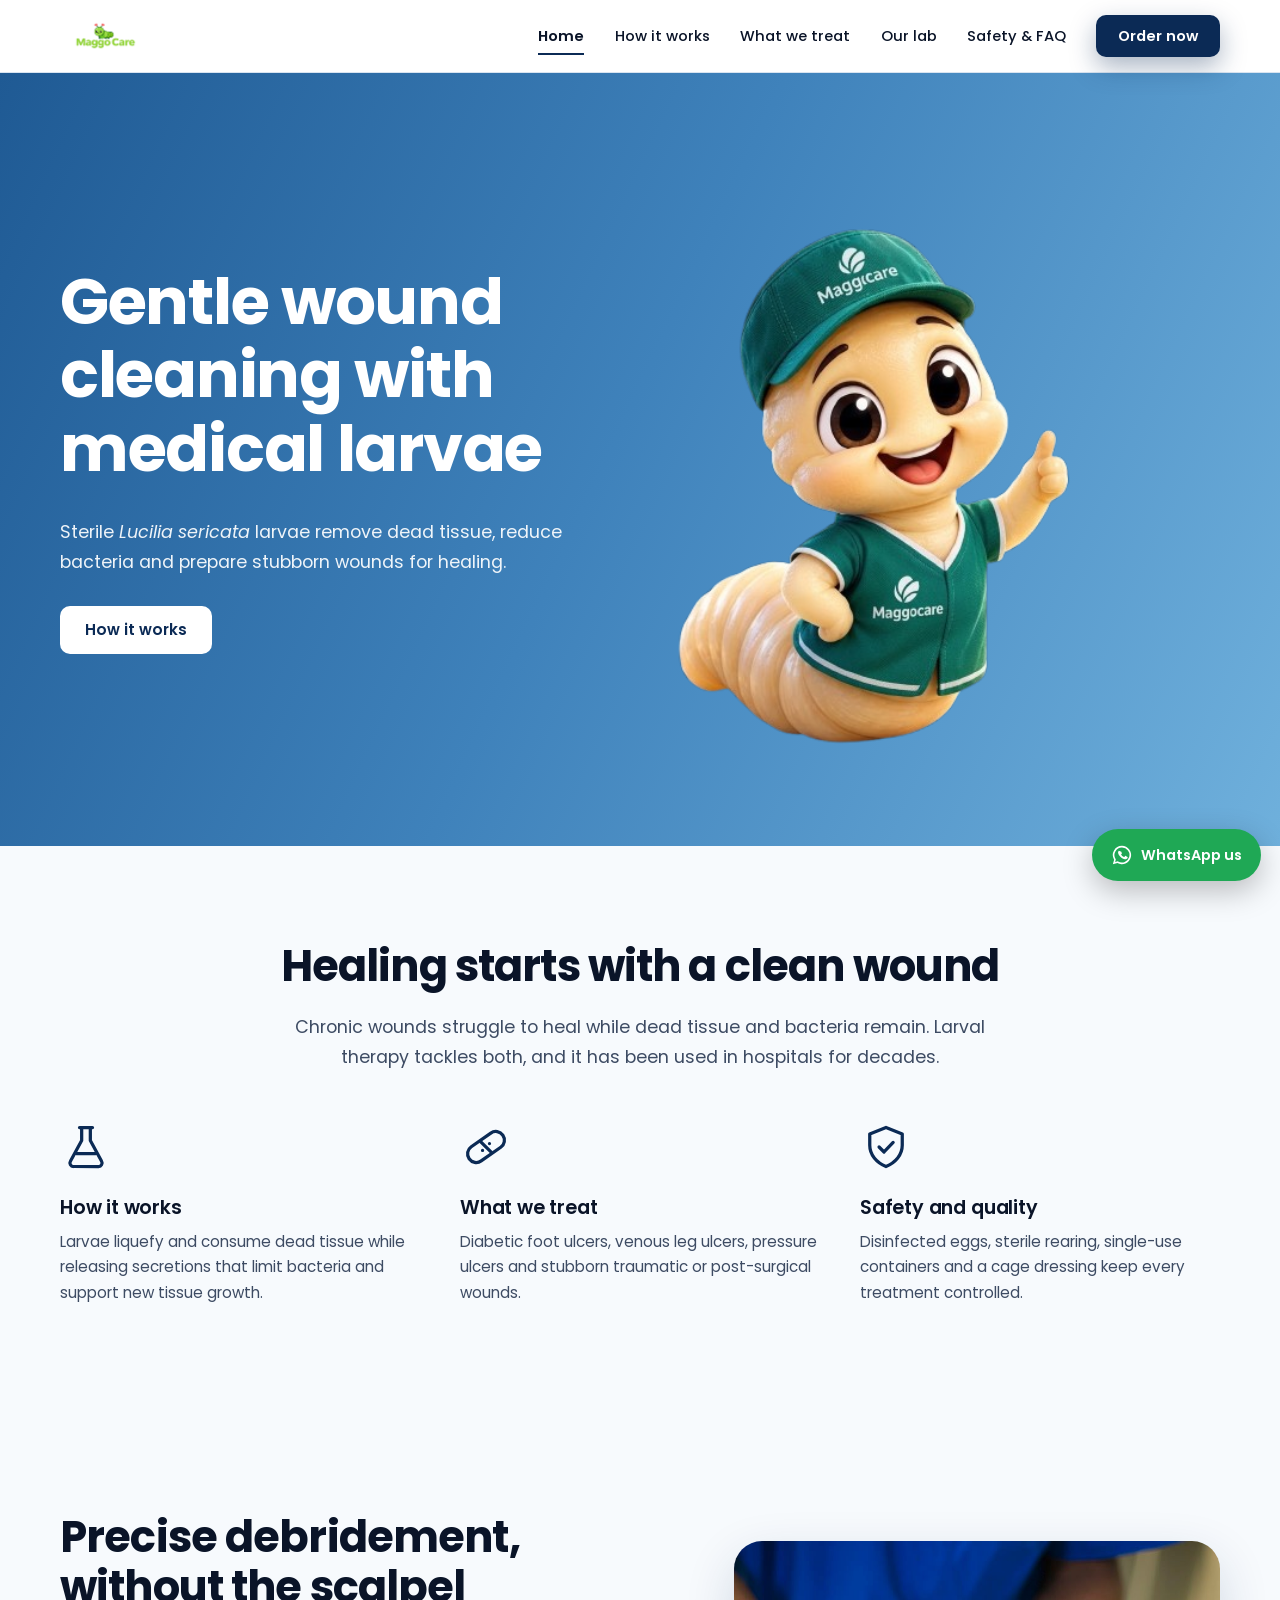
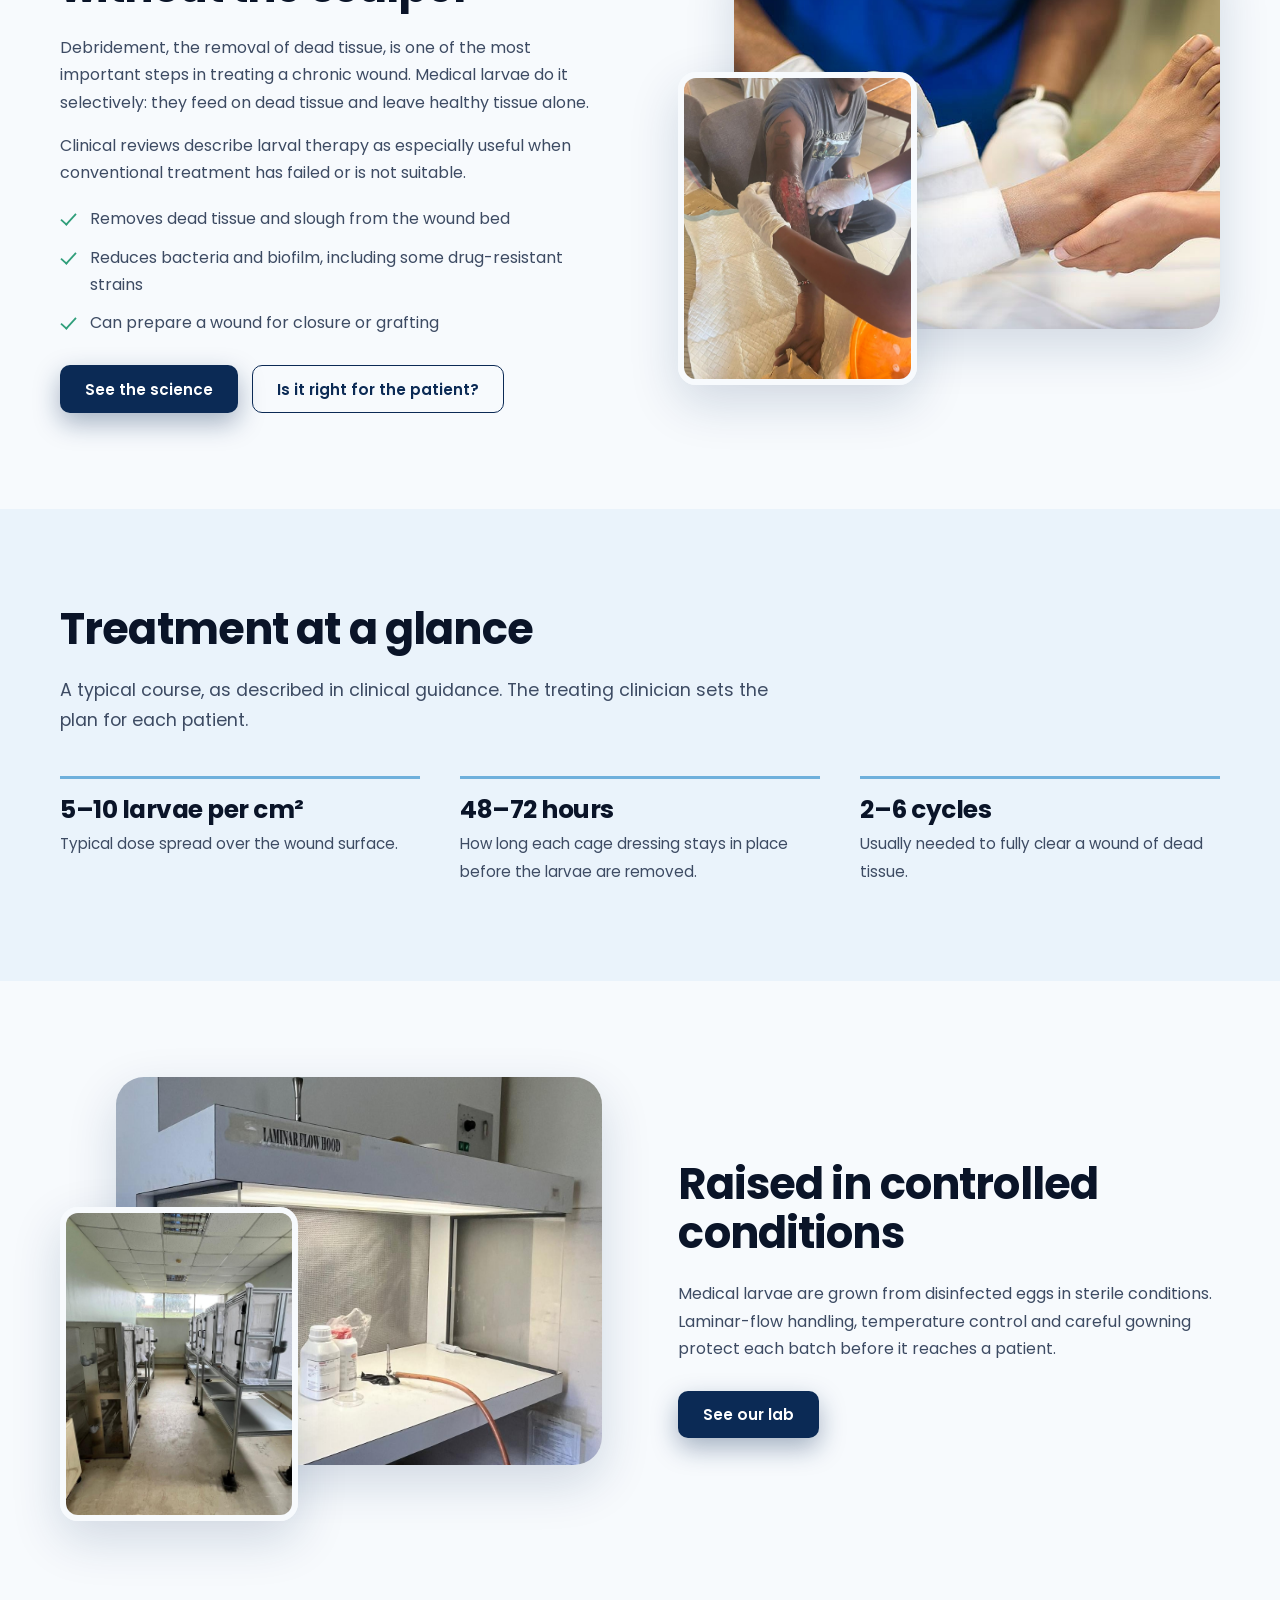
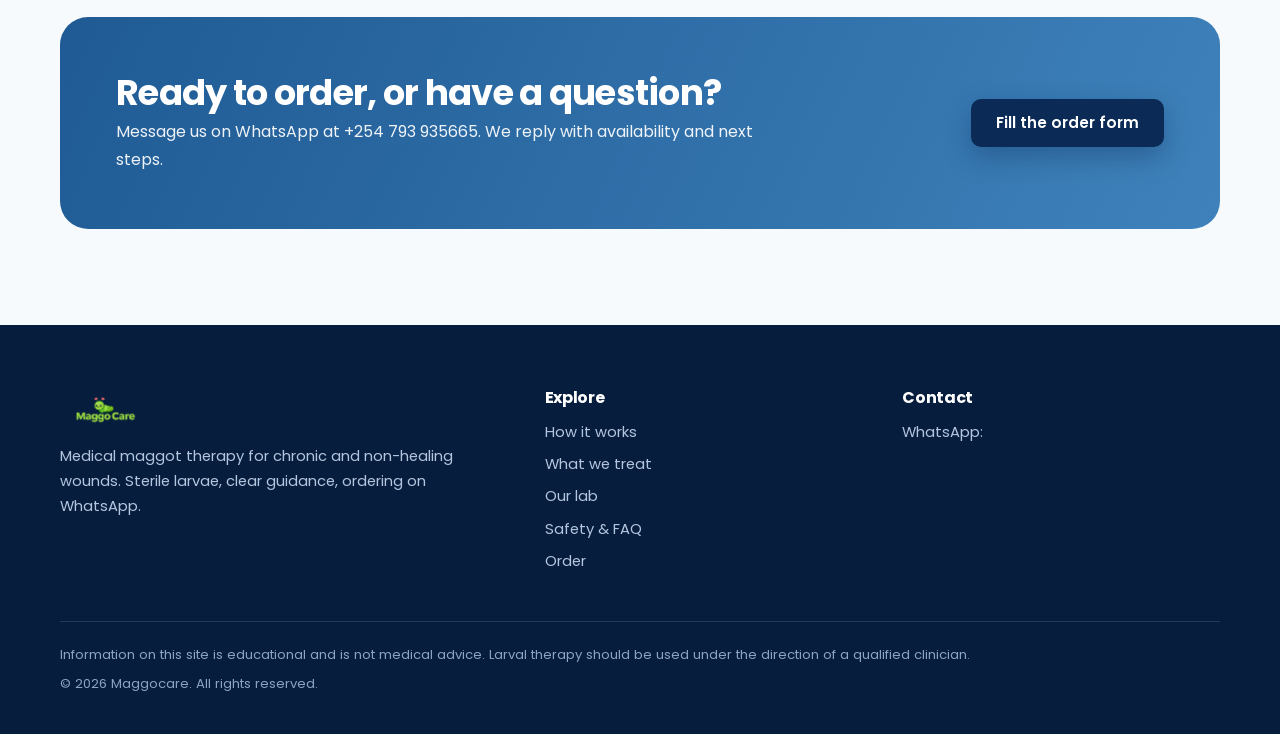
<file: index.html>
<!DOCTYPE html>
<html lang="en">
<head>
<meta charset="utf-8">
<meta name="viewport" content="width=device-width, initial-scale=1">
<title>Maggocare | Medical maggot therapy for wound care</title>
<meta name="description" content="Maggocare supplies sterile medical maggot therapy for chronic wounds. Learn how larval debridement works and order on WhatsApp.">
<meta name="theme-color" content="#0b2a55">
<link rel="icon" href="images/logo.png" type="image/svg+xml">
<link rel="preconnect" href="https://fonts.googleapis.com">
<link rel="preconnect" href="https://fonts.gstatic.com" crossorigin>
<link href="https://fonts.googleapis.com/css2?family=Poppins:wght@400;500;600;700&display=swap" rel="stylesheet">
<link rel="stylesheet" href="css/style.css">
</head>
<body>
<a class="skip" href="#main">Skip to content</a>
<header class="site-header">
  <div class="wrap nav">
    <a class="brand" href="index.html"><img src="images/logo.png" alt="" width="38" height="38"></a>
    <button class="nav-toggle" aria-expanded="false" aria-controls="nav-links" aria-label="Menu">
      <svg viewBox="0 0 24 24" fill="none" stroke="currentColor" stroke-width="2" stroke-linecap="round"><path d="M4 7h16M4 12h16M4 17h16"/></svg>
    </button>
    <ul class="nav-links" id="nav-links">
      <li><a href="index.html" aria-current="page">Home</a></li>
      <li><a href="how-it-works.html">How it works</a></li>
      <li><a href="conditions.html">What we treat</a></li>
      <li><a href="our-lab.html">Our lab</a></li>
      <li><a href="safety-faq.html">Safety &amp; FAQ</a></li>
      <li><a class="btn btn-navy nav-cta" href="order.html">Order now</a></li>
    </ul>
  </div>
</header>
<main id="main">

<section class="hero">
  <div class="wrap">
    <div>
      <h1>Gentle wound cleaning with medical larvae</h1>
      <p>Sterile <em>Lucilia sericata</em> larvae remove dead tissue, reduce bacteria and prepare stubborn wounds for healing.</p>
      <div class="btn-row">
        
        <a class="btn btn-light" href="how-it-works.html">How it works</a>
      </div>
    </div>
    <div class="hero-frame">
      <img src="images/hero.png" alt="A nurse in gloves applying a clean dressing to a patient's lower leg and foot" width="1200" height="628">
      <div class="hero-chip">
        
        <strong>Sterile, single-use larvae</strong>
        Applied at 5&ndash;10 per cm&sup2; and removed after 48&ndash;72 hours.
      </div>
    </div>
  </div>
</section>

<section class="section">
  <div class="wrap center">
    <h2>Healing starts with a clean wound</h2>
    <p class="lead">Chronic wounds struggle to heal while dead tissue and bacteria remain. Larval therapy tackles both, and it has been used in hospitals for decades.</p>
    <div class="trio">
      <div>
        <svg class="icon" viewBox="0 0 24 24" fill="none" stroke="currentColor" stroke-width="1.5" stroke-linecap="round" stroke-linejoin="round" aria-hidden="true"><path d="M9 3h6M10 3v6L4.8 18.6A1.6 1.6 0 0 0 6.2 21h11.6a1.6 1.6 0 0 0 1.4-2.4L14 9V3M7.5 15h9"/></svg>
        <h3><a href="how-it-works.html">How it works</a></h3>
        <p>Larvae liquefy and consume dead tissue while releasing secretions that limit bacteria and support new tissue growth.</p>
      </div>
      <div>
        <svg class="icon" viewBox="0 0 24 24" fill="none" stroke="currentColor" stroke-width="1.5" stroke-linecap="round" stroke-linejoin="round" aria-hidden="true"><rect x="2.5" y="8" width="19" height="8" rx="4" transform="rotate(-35 12 12)"/><path d="M9.6 9.6l4.8 4.8M10.4 13.6h.01M13.6 10.4h.01"/></svg>
        <h3><a href="conditions.html">What we treat</a></h3>
        <p>Diabetic foot ulcers, venous leg ulcers, pressure ulcers and stubborn traumatic or post-surgical wounds.</p>
      </div>
      <div>
        <svg class="icon" viewBox="0 0 24 24" fill="none" stroke="currentColor" stroke-width="1.5" stroke-linecap="round" stroke-linejoin="round" aria-hidden="true"><path d="M12 3l7.5 3v5.2c0 4.4-3.1 8-7.5 9.8-4.4-1.8-7.5-5.4-7.5-9.8V6z"/><path d="M8.8 12l2.3 2.3 4.2-4.4"/></svg>
        <h3><a href="safety-faq.html">Safety and quality</a></h3>
        <p>Disinfected eggs, sterile rearing, single-use containers and a cage dressing keep every treatment controlled.</p>
      </div>
    </div>
  </div>
</section>

<section class="section">
  <div class="wrap split">
    <div>
      <h2>Precise debridement, without the scalpel</h2>
      <p>Debridement, the removal of dead tissue, is one of the most important steps in treating a chronic wound. Medical larvae do it selectively: they feed on dead tissue and leave healthy tissue alone.</p>
      <p>Clinical reviews describe larval therapy as especially useful when conventional treatment has failed or is not suitable.</p>
      <ul class="tick">
        <li>Removes dead tissue and slough from the wound bed</li>
        <li>Reduces bacteria and biofilm, including some drug-resistant strains</li>
        <li>Can prepare a wound for closure or grafting</li>
      </ul>
      <div class="btn-row">
        <a class="btn btn-navy" href="how-it-works.html">See the science</a>
        <a class="btn btn-line" href="conditions.html">Is it right for the patient?</a>
      </div>
    </div>
    <div class="stack">
      <div class="back"><img src="images/wound-dressing.jpg" alt="Nurse dressing a patient's foot during wound care" loading="lazy" width="1200" height="628"></div>
      <div class="front"><img src="images/clinical-care.jpg" alt="Clinician in gloves treating a patient's forearm wound" loading="lazy" width="1050" height="1400"></div>
    </div>
  </div>
</section>

<section class="section band">
  <div class="wrap">
    <h2>Treatment at a glance</h2>
    <p class="lead">A typical course, as described in clinical guidance. The treating clinician sets the plan for each patient.</p>
    <div class="facts">
      <div class="fact"><b>5&ndash;10 larvae per cm&sup2;</b><span>Typical dose spread over the wound surface.</span></div>
      <div class="fact"><b>48&ndash;72 hours</b><span>How long each cage dressing stays in place before the larvae are removed.</span></div>
      <div class="fact"><b>2&ndash;6 cycles</b><span>Usually needed to fully clear a wound of dead tissue.</span></div>
    </div>
  </div>
</section>

<section class="section">
  <div class="wrap split flip">
    <div>
      <h2>Raised in controlled conditions</h2>
      <p>Medical larvae are grown from disinfected eggs in sterile conditions. Laminar-flow handling, temperature control and careful gowning protect each batch before it reaches a patient.</p>
      <div class="btn-row"><a class="btn btn-navy" href="our-lab.html">See our lab</a></div>
    </div>
    <div class="stack">
      <div class="back"><img src="images/lab-laminar-flow.jpg" alt="A laminar-flow cabinet used for sterile handling" loading="lazy" width="1280" height="1280"></div>
      <div class="front"><img src="images/lab-rearing-cages.jpg" alt="Rows of enclosed rearing cages on racks in a lab corridor" loading="lazy" width="1280" height="1280"></div>
    </div>
  </div>
</section>
<section class="section" style="padding-top:0">
  <div class="wrap">
    <div class="cta">
      <div><h2>Ready to order, or have a question?</h2><p>Message us on WhatsApp at +254 793 935665. We reply with availability and next steps.</p></div>
      <div class="btn-row" style="margin:0">
        
        <a class="btn btn-navy" href="order.html">Fill the order form</a>
      </div>
    </div>
  </div>
</section>
</main>
<footer class="site-footer">
  <div class="wrap">
    <div class="foot">
      <div>
        <a class="brand" href="index.html"><img src="images/logo.png" alt="" width="38" height="38"></a>
        <p>Medical maggot therapy for chronic and non-healing wounds. Sterile larvae, clear guidance, ordering on WhatsApp.</p>
        
      </div>
      <div>
        <h4>Explore</h4>
        <ul>
          <li><a href="how-it-works.html">How it works</a></li>
          <li><a href="conditions.html">What we treat</a></li>
          <li><a href="our-lab.html">Our lab</a></li>
          <li><a href="safety-faq.html">Safety &amp; FAQ</a></li>
          <li><a href="order.html">Order</a></li>
        </ul>
      </div>
      <div>
        <h4>Contact</h4>
        <ul>
          <li>WhatsApp: </li>
        </ul>
      </div>
    </div>
    <div class="legal">
      <p>Information on this site is educational and is not medical advice. Larval therapy should be used under the direction of a qualified clinician.</p>
      <p>&copy; <span class="year">2026</span> Maggocare. All rights reserved.</p>
    </div>
  </div>
</footer>
<a class="wa-float" data-wa="Hello Maggocare, I'd like to make an enquiry." href="#" aria-label="Chat with Maggocare on WhatsApp"><svg viewBox="0 0 24 24" fill="currentColor" aria-hidden="true"><path d="M12 2a10 10 0 0 0-8.6 15.1L2 22l5-1.3A10 10 0 1 0 12 2zm0 1.8a8.2 8.2 0 1 1-4.3 15.2l-.3-.2-2.9.8.8-2.8-.2-.3A8.2 8.2 0 0 1 12 3.8z"/><path d="M8.6 7.3c-.3.3-.9.9-.9 2.1s.9 2.5 1 2.7c.1.2 1.8 2.9 4.5 3.9 2.2.8 2.7.7 3.1.6.5-.1 1.5-.6 1.7-1.2.2-.6.2-1.1.2-1.2-.1-.1-.3-.2-.6-.4l-1.6-.8c-.2-.1-.5-.1-.7.2l-.7.9c-.1.2-.3.2-.6.1-.9-.4-2-1.1-2.9-2.4-.1-.2 0-.3.1-.5l.5-.6c.1-.2.2-.3.2-.5l-.7-1.7c-.2-.5-.4-.4-.6-.4z"/></svg><span>WhatsApp us</span></a>
<script src="js/main.js"></script>
</body>
</html>
</file>
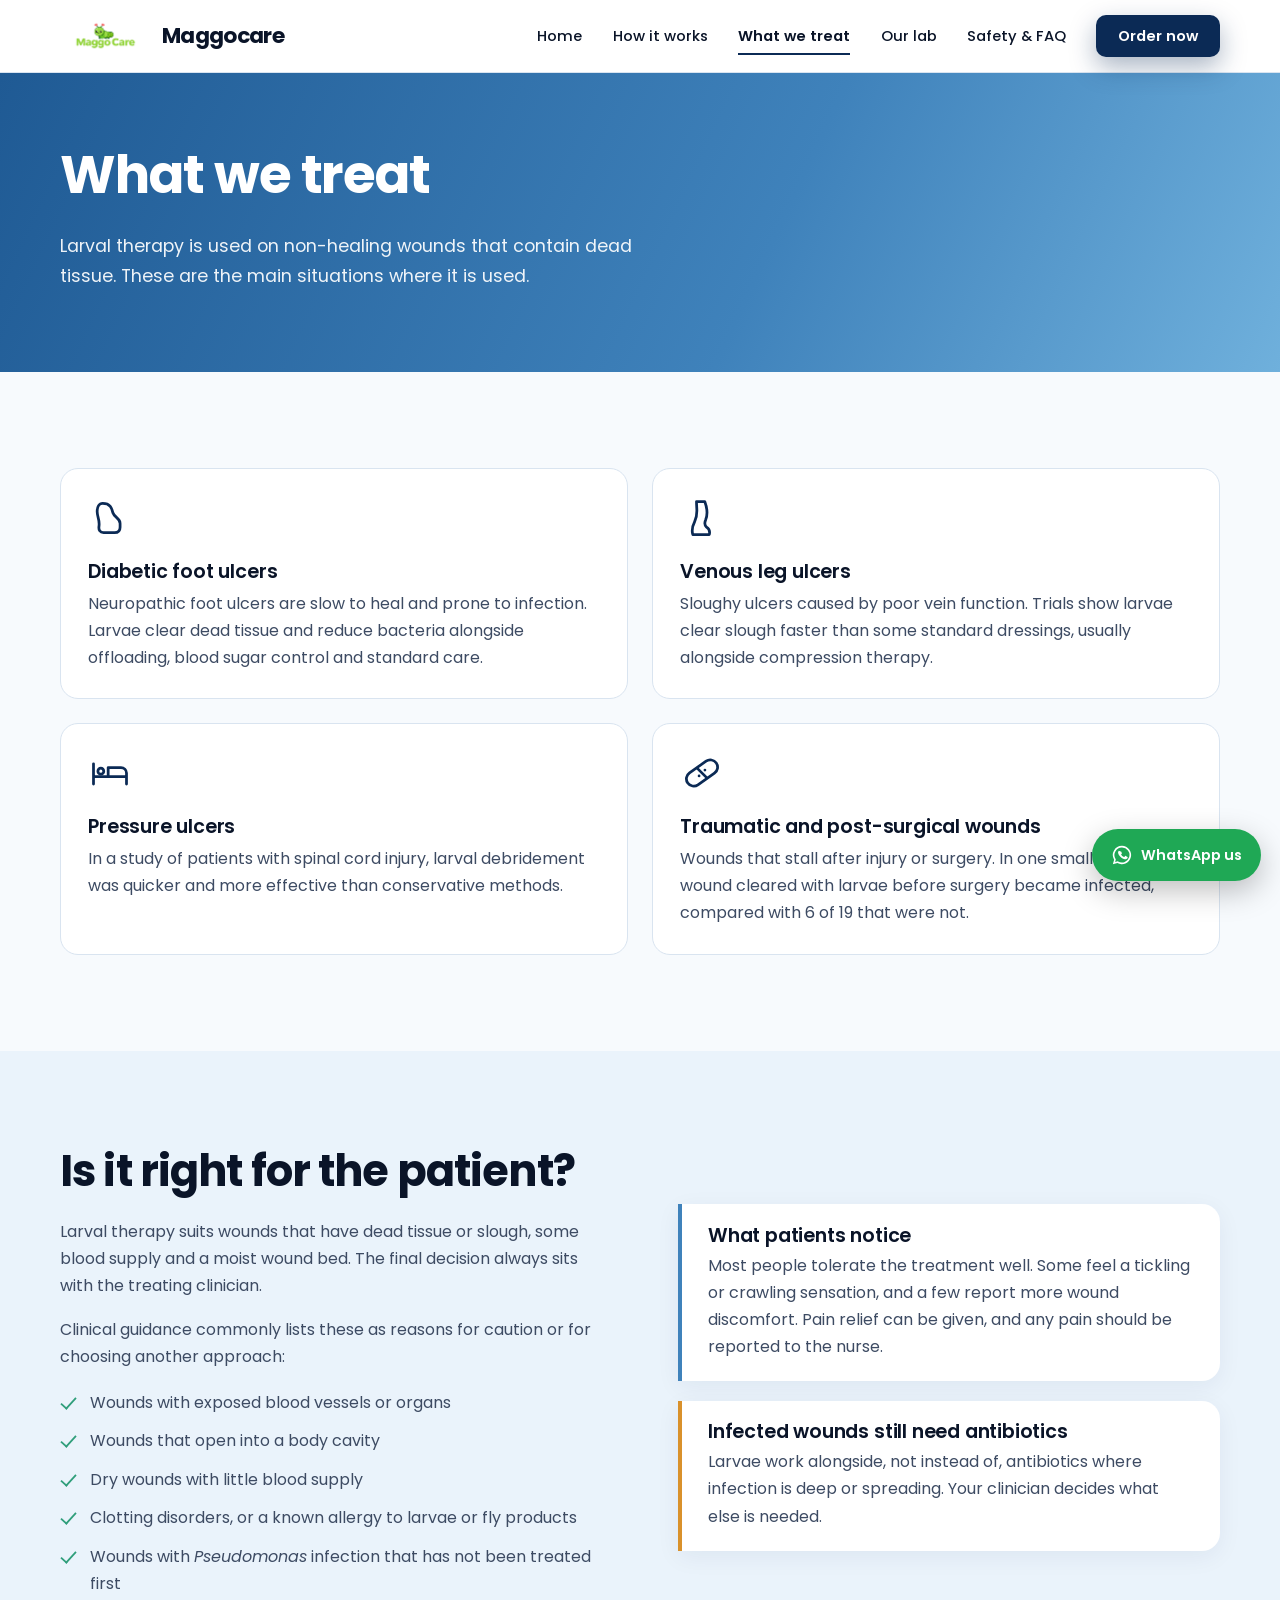
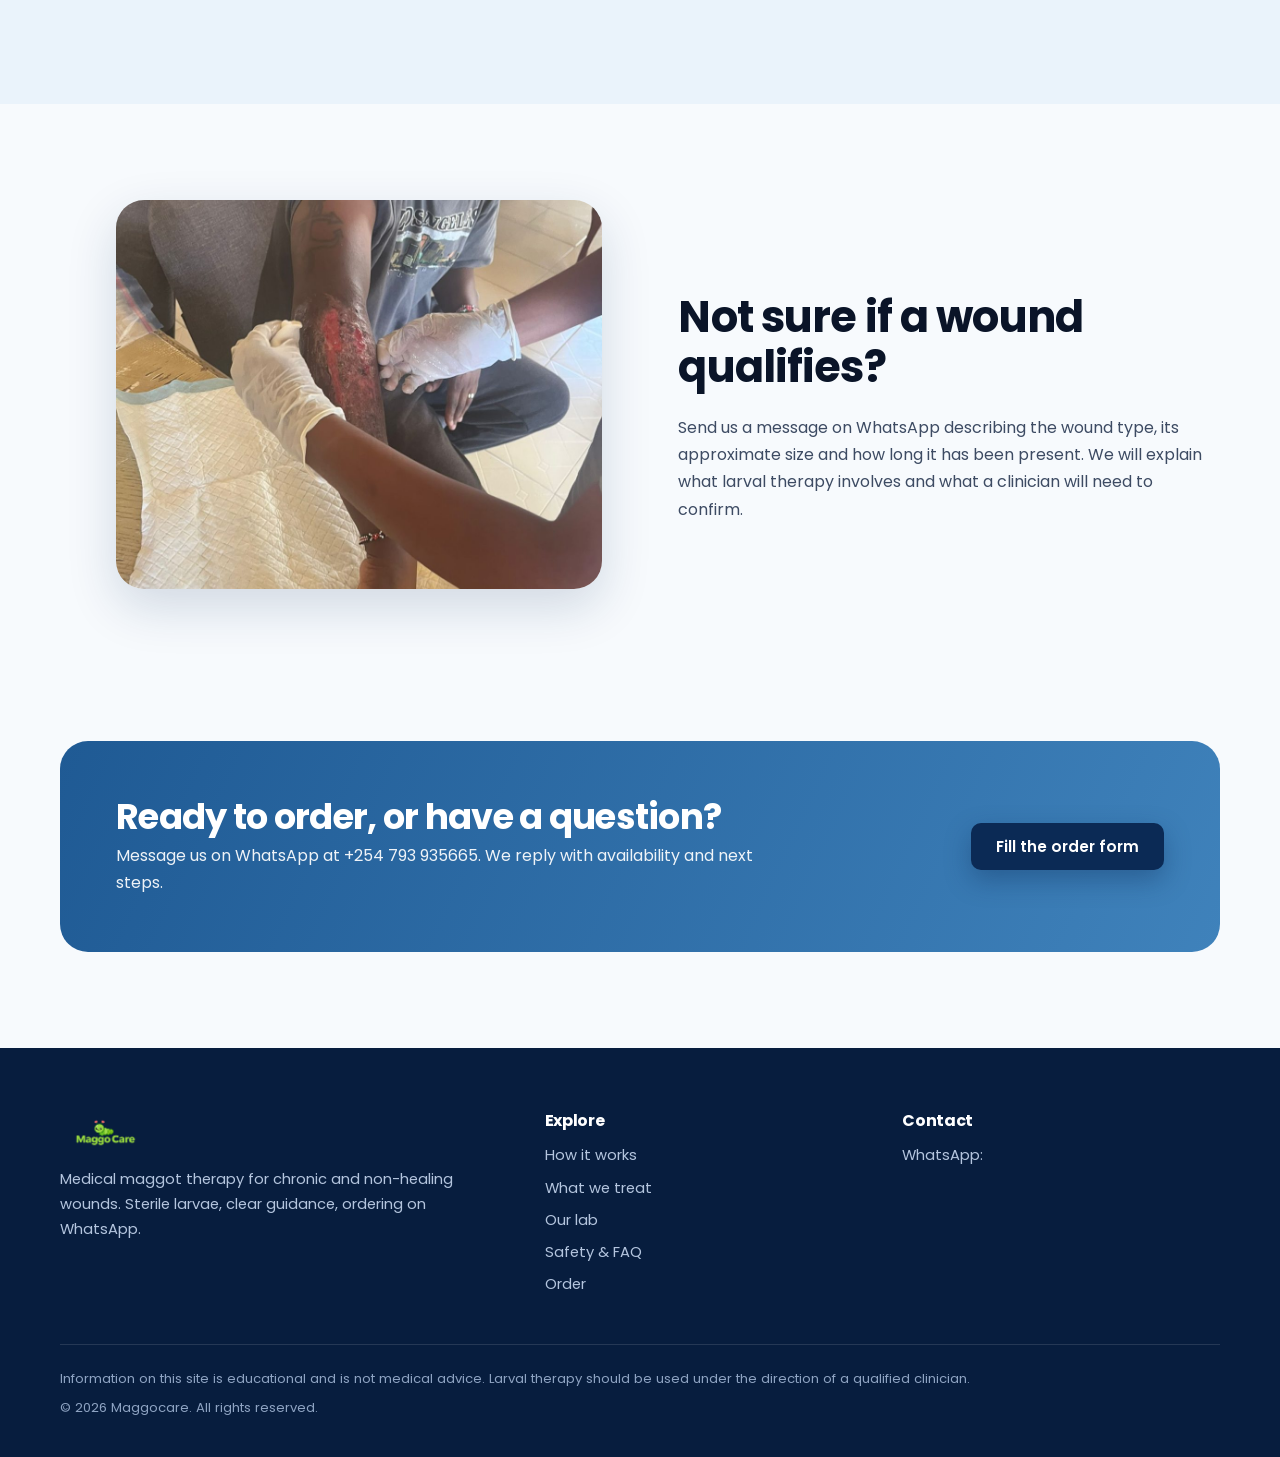
<file: conditions.html>
<!DOCTYPE html>
<html lang="en">
<head>
<meta charset="utf-8">
<meta name="viewport" content="width=device-width, initial-scale=1">
<title>What we treat | Maggocare</title>
<meta name="description" content="Wounds that may benefit from medical maggot therapy: diabetic foot ulcers, venous leg ulcers, pressure ulcers and non-healing traumatic or surgical wounds.">
<meta name="theme-color" content="#0b2a55">
<link rel="icon" href="images/logo.png" type="image/svg+xml">
<link rel="preconnect" href="https://fonts.googleapis.com">
<link rel="preconnect" href="https://fonts.gstatic.com" crossorigin>
<link href="https://fonts.googleapis.com/css2?family=Poppins:wght@400;500;600;700&display=swap" rel="stylesheet">
<link rel="stylesheet" href="css/style.css">
</head>
<body>
<a class="skip" href="#main">Skip to content</a>
<header class="site-header">
  <div class="wrap nav">
    <a class="brand" href="index.html"><img src="images/logo.png" alt="" width="38" height="38">Maggocare</a>
    <button class="nav-toggle" aria-expanded="false" aria-controls="nav-links" aria-label="Menu">
      <svg viewBox="0 0 24 24" fill="none" stroke="currentColor" stroke-width="2" stroke-linecap="round"><path d="M4 7h16M4 12h16M4 17h16"/></svg>
    </button>
    <ul class="nav-links" id="nav-links">
      <li><a href="index.html">Home</a></li>
      <li><a href="how-it-works.html">How it works</a></li>
      <li><a href="conditions.html" aria-current="page">What we treat</a></li>
      <li><a href="our-lab.html">Our lab</a></li>
      <li><a href="safety-faq.html">Safety &amp; FAQ</a></li>
      <li><a class="btn btn-navy nav-cta" href="order.html">Order now</a></li>
    </ul>
  </div>
</header>
<main id="main">
<section class="banner">
  <div class="wrap">
    <h1>What we treat</h1>
    <p>Larval therapy is used on non-healing wounds that contain dead tissue. These are the main situations where it is used.</p>
  </div>
</section>

<section class="section">
  <div class="wrap">
    <div class="grid-2">
      <div class="card">
        <svg class="icon-box" viewBox="0 0 24 24" fill="none" stroke="currentColor" stroke-width="1.5" stroke-linecap="round" stroke-linejoin="round" aria-hidden="true"><path d="M8 4c-2 0-3 2-3 4.5 0 3 1.5 4.5 1 8-.3 2 .5 3.5 2.5 3.5h6c2 0 3-1.2 3-3v-2c0-3-3-3-4-6-.5-2-1-5-5.5-5z"/></svg>
        <h3>Diabetic foot ulcers</h3>
        <p>Neuropathic foot ulcers are slow to heal and prone to infection. Larvae clear dead tissue and reduce bacteria alongside offloading, blood sugar control and standard care.</p>
      </div>
      <div class="card">
        <svg class="icon-box" viewBox="0 0 24 24" fill="none" stroke="currentColor" stroke-width="1.5" stroke-linecap="round" stroke-linejoin="round" aria-hidden="true"><path d="M9 3c0 5 1 7-1 11-1 2-2 4-1 7h9c.5-2 0-3-1.5-4-1-1-1.2-2.5-.5-4 1-2.5 1-6-.5-10z"/></svg>
        <h3>Venous leg ulcers</h3>
        <p>Sloughy ulcers caused by poor vein function. Trials show larvae clear slough faster than some standard dressings, usually alongside compression therapy.</p>
      </div>
      <div class="card">
        <svg class="icon-box" viewBox="0 0 24 24" fill="none" stroke="currentColor" stroke-width="1.5" stroke-linecap="round" stroke-linejoin="round" aria-hidden="true"><path d="M3 18V7M3 14h18v4M21 14v-2a3 3 0 0 0-3-3h-7v5"/><circle cx="7" cy="11" r="1.6"/></svg>
        <h3>Pressure ulcers</h3>
        <p>In a study of patients with spinal cord injury, larval debridement was quicker and more effective than conservative methods.</p>
      </div>
      <div class="card">
        <svg class="icon-box" viewBox="0 0 24 24" fill="none" stroke="currentColor" stroke-width="1.5" stroke-linecap="round" stroke-linejoin="round" aria-hidden="true"><rect x="2.5" y="8" width="19" height="8" rx="4" transform="rotate(-35 12 12)"/><path d="M9.6 9.6l4.8 4.8M10.4 13.6h.01M13.6 10.4h.01"/></svg>
        <h3>Traumatic and post-surgical wounds</h3>
        <p>Wounds that stall after injury or surgery. In one small study, no wound cleared with larvae before surgery became infected, compared with 6 of 19 that were not.</p>
      </div>
    </div>
  </div>
</section>

<section class="section band">
  <div class="wrap split">
    <div>
      <h2>Is it right for the patient?</h2>
      <p>Larval therapy suits wounds that have dead tissue or slough, some blood supply and a moist wound bed. The final decision always sits with the treating clinician.</p>
      <p>Clinical guidance commonly lists these as reasons for caution or for choosing another approach:</p>
      <ul class="tick">
        <li>Wounds with exposed blood vessels or organs</li>
        <li>Wounds that open into a body cavity</li>
        <li>Dry wounds with little blood supply</li>
        <li>Clotting disorders, or a known allergy to larvae or fly products</li>
        <li>Wounds with <em>Pseudomonas</em> infection that has not been treated first</li>
      </ul>
    </div>
    <div>
      <div class="note" style="margin-bottom:1.2rem">
        <h3>What patients notice</h3>
        <p>Most people tolerate the treatment well. Some feel a tickling or crawling sensation, and a few report more wound discomfort. Pain relief can be given, and any pain should be reported to the nurse.</p>
      </div>
      <div class="note warn">
        <h3>Infected wounds still need antibiotics</h3>
        <p>Larvae work alongside, not instead of, antibiotics where infection is deep or spreading. Your clinician decides what else is needed.</p>
      </div>
    </div>
  </div>
</section>

<section class="section">
  <div class="wrap split flip">
    <div>
      <h2>Not sure if a wound qualifies?</h2>
      <p>Send us a message on WhatsApp describing the wound type, its approximate size and how long it has been present. We will explain what larval therapy involves and what a clinician will need to confirm.</p>
      <div class="btn-row">
        
      </div>
    </div>
    <div class="stack">
      <div class="back"><img src="images/clinical-care.jpg" alt="Clinician in gloves examining a patient's forearm" loading="lazy" width="1050" height="1400" style="aspect-ratio:5/4;object-position:50% 40%"></div>
    </div>
  </div>
</section>
<section class="section" style="padding-top:0">
  <div class="wrap">
    <div class="cta">
      <div><h2>Ready to order, or have a question?</h2><p>Message us on WhatsApp at +254 793 935665. We reply with availability and next steps.</p></div>
      <div class="btn-row" style="margin:0">
        
        <a class="btn btn-navy" href="order.html">Fill the order form</a>
      </div>
    </div>
  </div>
</section>
</main>
<footer class="site-footer">
  <div class="wrap">
    <div class="foot">
      <div>
        <a class="brand" href="index.html"><img src="images/logo.png" alt="" width="38" height="38"></a>
        <p>Medical maggot therapy for chronic and non-healing wounds. Sterile larvae, clear guidance, ordering on WhatsApp.</p>
        
      </div>
      <div>
        <h4>Explore</h4>
        <ul>
          <li><a href="how-it-works.html">How it works</a></li>
          <li><a href="conditions.html">What we treat</a></li>
          <li><a href="our-lab.html">Our lab</a></li>
          <li><a href="safety-faq.html">Safety &amp; FAQ</a></li>
          <li><a href="order.html">Order</a></li>
        </ul>
      </div>
      <div>
        <h4>Contact</h4>
        <ul>
          <li>WhatsApp: </li>
        </ul>
      </div>
    </div>
    <div class="legal">
      <p>Information on this site is educational and is not medical advice. Larval therapy should be used under the direction of a qualified clinician.</p>
      <p>&copy; <span class="year">2026</span> Maggocare. All rights reserved.</p>
    </div>
  </div>
</footer>
<a class="wa-float" data-wa="Hello Maggocare, I'd like to make an enquiry." href="#" aria-label="Chat with Maggocare on WhatsApp"><svg viewBox="0 0 24 24" fill="currentColor" aria-hidden="true"><path d="M12 2a10 10 0 0 0-8.6 15.1L2 22l5-1.3A10 10 0 1 0 12 2zm0 1.8a8.2 8.2 0 1 1-4.3 15.2l-.3-.2-2.9.8.8-2.8-.2-.3A8.2 8.2 0 0 1 12 3.8z"/><path d="M8.6 7.3c-.3.3-.9.9-.9 2.1s.9 2.5 1 2.7c.1.2 1.8 2.9 4.5 3.9 2.2.8 2.7.7 3.1.6.5-.1 1.5-.6 1.7-1.2.2-.6.2-1.1.2-1.2-.1-.1-.3-.2-.6-.4l-1.6-.8c-.2-.1-.5-.1-.7.2l-.7.9c-.1.2-.3.2-.6.1-.9-.4-2-1.1-2.9-2.4-.1-.2 0-.3.1-.5l.5-.6c.1-.2.2-.3.2-.5l-.7-1.7c-.2-.5-.4-.4-.6-.4z"/></svg><span>WhatsApp us</span></a>
<script src="js/main.js"></script>
</body>
</html>
</file>
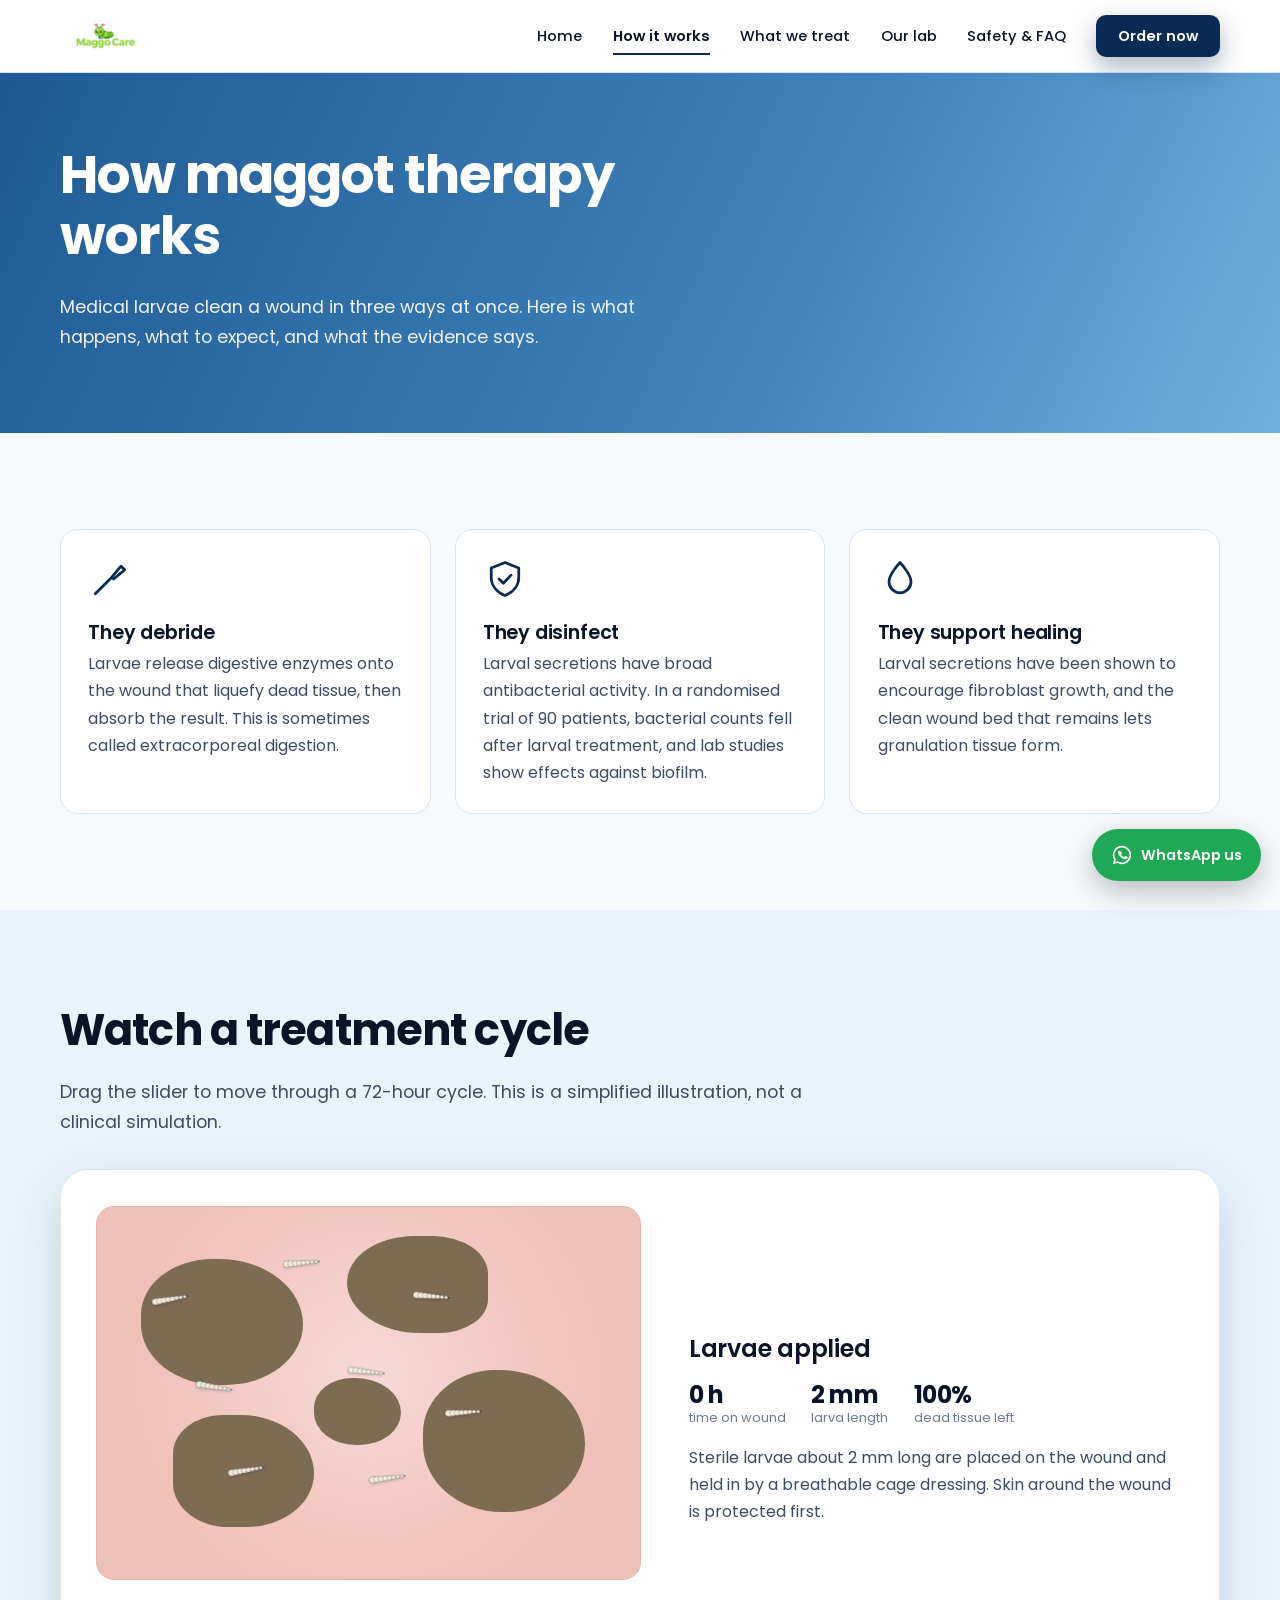
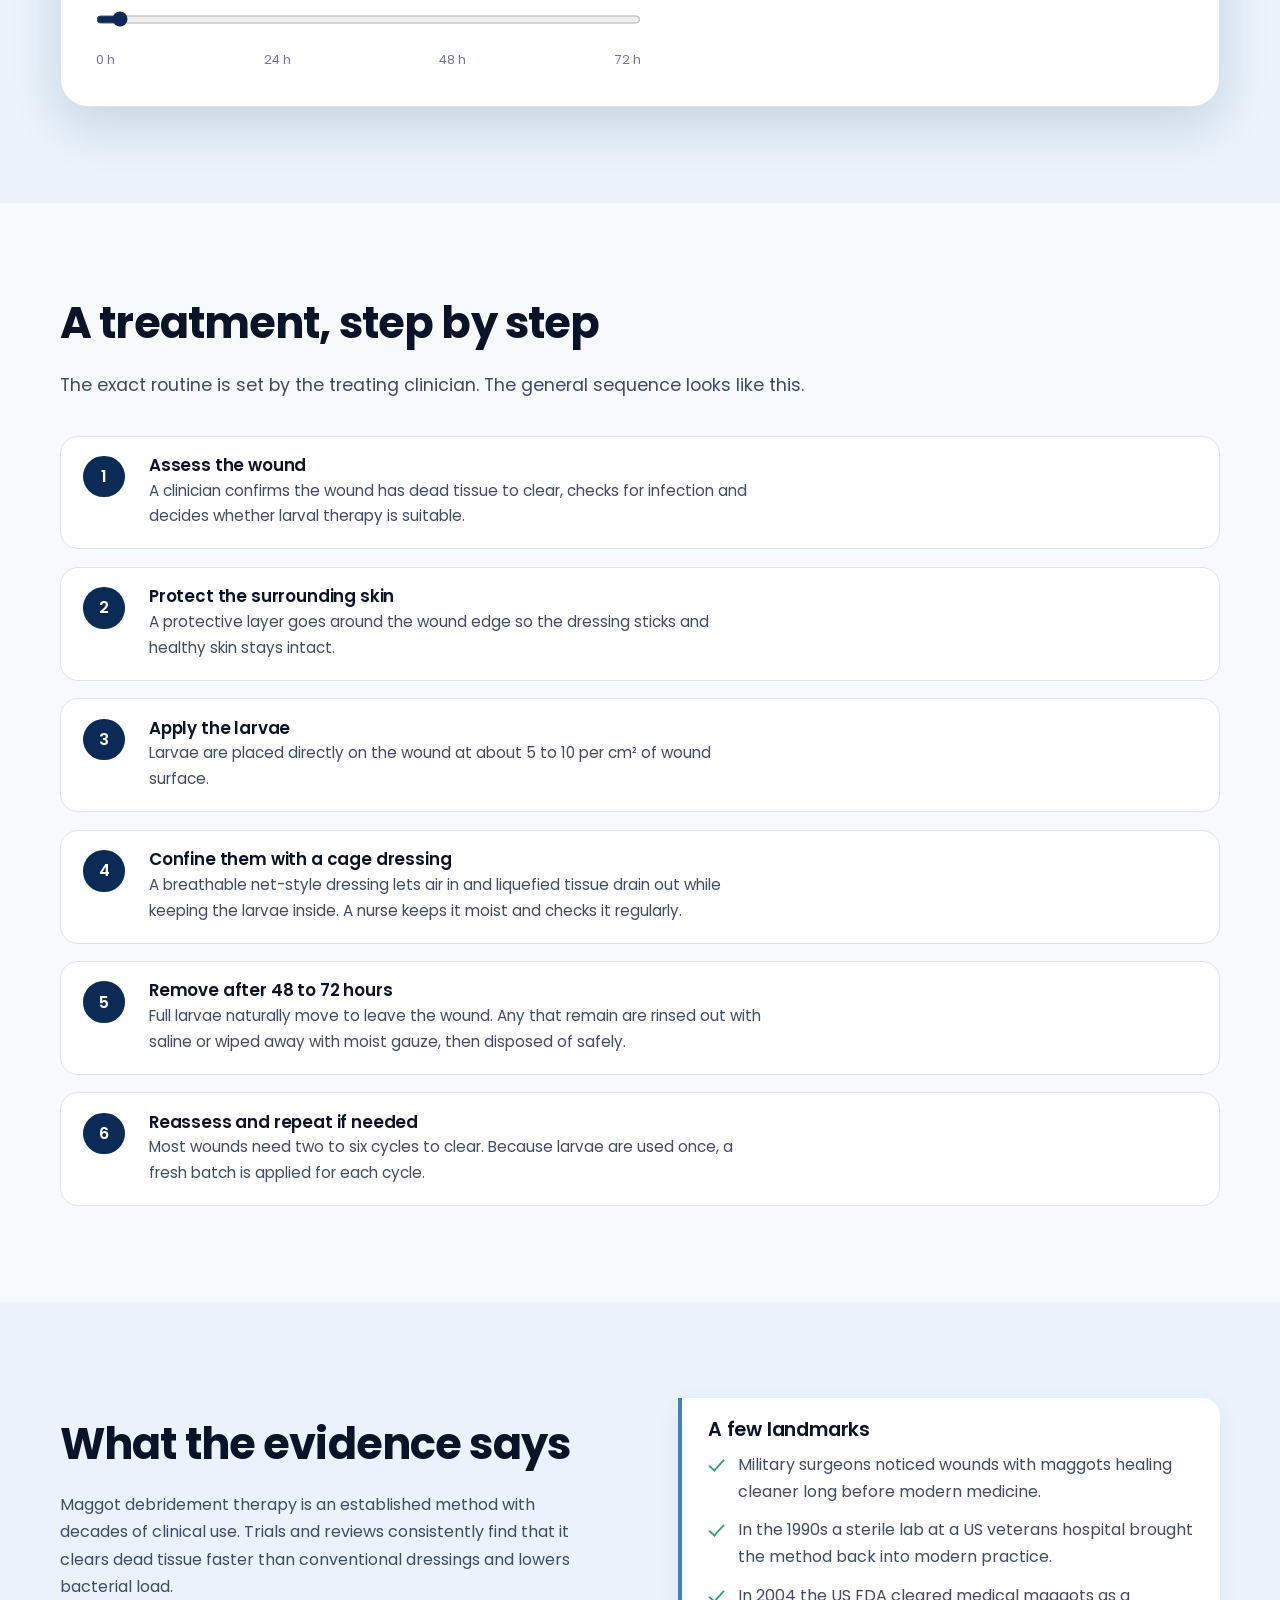
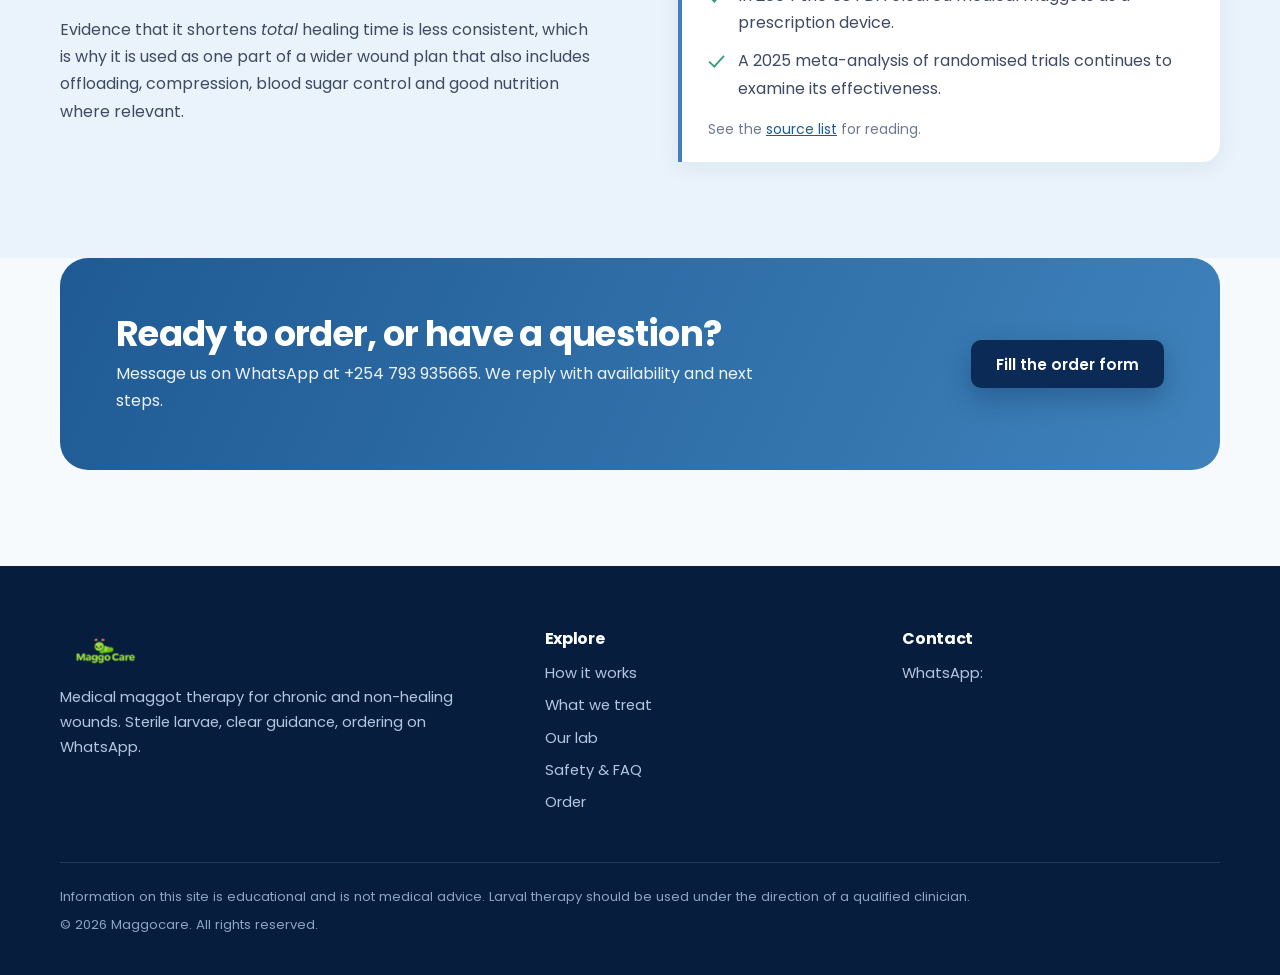
<file: how-it-works.html>
<!DOCTYPE html>
<html lang="en">
<head>
<meta charset="utf-8">
<meta name="viewport" content="width=device-width, initial-scale=1">
<title>How maggot therapy works | Maggocare</title>
<meta name="description" content="How medical maggot therapy (larval debridement) cleans wounds: debridement, disinfection and healing support, step by step.">
<meta name="theme-color" content="#0b2a55">
<link rel="icon" href="images/logo.png" type="image/svg+xml">
<link rel="preconnect" href="https://fonts.googleapis.com">
<link rel="preconnect" href="https://fonts.gstatic.com" crossorigin>
<link href="https://fonts.googleapis.com/css2?family=Poppins:wght@400;500;600;700&display=swap" rel="stylesheet">
<link rel="stylesheet" href="css/style.css">
</head>
<body>
<a class="skip" href="#main">Skip to content</a>
<header class="site-header">
  <div class="wrap nav">
    <a class="brand" href="index.html"><img src="images/logo.png" alt="" width="38" height="38"></a>
    <button class="nav-toggle" aria-expanded="false" aria-controls="nav-links" aria-label="Menu">
      <svg viewBox="0 0 24 24" fill="none" stroke="currentColor" stroke-width="2" stroke-linecap="round"><path d="M4 7h16M4 12h16M4 17h16"/></svg>
    </button>
    <ul class="nav-links" id="nav-links">
      <li><a href="index.html">Home</a></li>
      <li><a href="how-it-works.html" aria-current="page">How it works</a></li>
      <li><a href="conditions.html">What we treat</a></li>
      <li><a href="our-lab.html">Our lab</a></li>
      <li><a href="safety-faq.html">Safety &amp; FAQ</a></li>
      <li><a class="btn btn-navy nav-cta" href="order.html">Order now</a></li>
    </ul>
  </div>
</header>
<main id="main">
<section class="banner">
  <div class="wrap">
    <h1>How maggot therapy works</h1>
    <p>Medical larvae clean a wound in three ways at once. Here is what happens, what to expect, and what the evidence says.</p>
  </div>
</section>

<section class="section">
  <div class="wrap">
    <div class="grid-3">
      <div class="card">
        <svg class="icon-box" viewBox="0 0 24 24" fill="none" stroke="currentColor" stroke-width="1.5" stroke-linecap="round" stroke-linejoin="round" aria-hidden="true"><path d="M4 20l9-9M13 11l5-6 2 2-6 5zM5 19l-1 1"/></svg>
        <h3>They debride</h3>
        <p>Larvae release digestive enzymes onto the wound that liquefy dead tissue, then absorb the result. This is sometimes called extracorporeal digestion.</p>
      </div>
      <div class="card">
        <svg class="icon-box" viewBox="0 0 24 24" fill="none" stroke="currentColor" stroke-width="1.5" stroke-linecap="round" stroke-linejoin="round" aria-hidden="true"><path d="M12 3l7.5 3v5.2c0 4.4-3.1 8-7.5 9.8-4.4-1.8-7.5-5.4-7.5-9.8V6z"/><path d="M8.8 12l2.3 2.3 4.2-4.4"/></svg>
        <h3>They disinfect</h3>
        <p>Larval secretions have broad antibacterial activity. In a randomised trial of 90 patients, bacterial counts fell after larval treatment, and lab studies show effects against biofilm.</p>
      </div>
      <div class="card">
        <svg class="icon-box" viewBox="0 0 24 24" fill="none" stroke="currentColor" stroke-width="1.5" stroke-linecap="round" stroke-linejoin="round" aria-hidden="true"><path d="M12 3s6 6.4 6 10.5A6 6 0 0 1 6 13.5C6 9.4 12 3 12 3z"/></svg>
        <h3>They support healing</h3>
        <p>Larval secretions have been shown to encourage fibroblast growth, and the clean wound bed that remains lets granulation tissue form.</p>
      </div>
    </div>
  </div>
</section>

<section class="section band">
  <div class="wrap">
    <h2>Watch a treatment cycle</h2>
    <p class="lead">Drag the slider to move through a 72-hour cycle. This is a simplified illustration, not a clinical simulation.</p>
    <div class="sim" style="margin-top:2rem">
      <div>
        <div class="bed" id="bed" role="img" aria-label="Illustration of larvae clearing dead tissue from a wound bed over 72 hours">
          <span class="dead"></span><span class="dead"></span><span class="dead"></span><span class="dead"></span><span class="dead"></span>
        </div>
        <input type="range" id="hours" min="0" max="72" step="1" value="0" aria-label="Hours since larvae were applied">
        <div class="ticks"><span>0 h</span><span>24 h</span><span>48 h</span><span>72 h</span></div>
      </div>
      <div>
        <h3 id="stage-title">Larvae applied</h3>
        <div class="readout" aria-live="polite">
          <div><b id="out-hours">0 h</b>time on wound</div>
          <div><b id="out-size">2 mm</b>larva length</div>
          <div><b id="out-tissue">100%</b>dead tissue left</div>
        </div>
        <p id="stage-text"></p>
      </div>
    </div>
  </div>
</section>

<section class="section">
  <div class="wrap">
    <h2>A treatment, step by step</h2>
    <p class="lead">The exact routine is set by the treating clinician. The general sequence looks like this.</p>
    <ol class="steps">
      <li><div><h3>Assess the wound</h3><p>A clinician confirms the wound has dead tissue to clear, checks for infection and decides whether larval therapy is suitable.</p></div></li>
      <li><div><h3>Protect the surrounding skin</h3><p>A protective layer goes around the wound edge so the dressing sticks and healthy skin stays intact.</p></div></li>
      <li><div><h3>Apply the larvae</h3><p>Larvae are placed directly on the wound at about 5 to 10 per cm&sup2; of wound surface.</p></div></li>
      <li><div><h3>Confine them with a cage dressing</h3><p>A breathable net-style dressing lets air in and liquefied tissue drain out while keeping the larvae inside. A nurse keeps it moist and checks it regularly.</p></div></li>
      <li><div><h3>Remove after 48 to 72 hours</h3><p>Full larvae naturally move to leave the wound. Any that remain are rinsed out with saline or wiped away with moist gauze, then disposed of safely.</p></div></li>
      <li><div><h3>Reassess and repeat if needed</h3><p>Most wounds need two to six cycles to clear. Because larvae are used once, a fresh batch is applied for each cycle.</p></div></li>
    </ol>
  </div>
</section>

<section class="section band">
  <div class="wrap split">
    <div>
      <h2>What the evidence says</h2>
      <p>Maggot debridement therapy is an established method with decades of clinical use. Trials and reviews consistently find that it clears dead tissue faster than conventional dressings and lowers bacterial load.</p>
      <p>Evidence that it shortens <em>total</em> healing time is less consistent, which is why it is used as one part of a wider wound plan that also includes offloading, compression, blood sugar control and good nutrition where relevant.</p>
    </div>
    <div class="note">
      <h3>A few landmarks</h3>
      <ul class="tick" style="margin-top:.6rem">
        <li>Military surgeons noticed wounds with maggots healing cleaner long before modern medicine.</li>
        <li>In the 1990s a sterile lab at a US veterans hospital brought the method back into modern practice.</li>
        <li>In 2004 the US FDA cleared medical maggots as a prescription device.</li>
        <li>A 2025 meta-analysis of randomised trials continues to examine its effectiveness.</li>
      </ul>
      <p class="small" style="margin-top:1rem">See the <a href="safety-faq.html#sources">source list</a> for reading.</p>
    </div>
  </div>
</section>
<section class="section" style="padding-top:0">
  <div class="wrap">
    <div class="cta">
      <div><h2>Ready to order, or have a question?</h2><p>Message us on WhatsApp at +254 793 935665. We reply with availability and next steps.</p></div>
      <div class="btn-row" style="margin:0">
        
        <a class="btn btn-navy" href="order.html">Fill the order form</a>
      </div>
    </div>
  </div>
</section>
</main>
<footer class="site-footer">
  <div class="wrap">
    <div class="foot">
      <div>
        <a class="brand" href="index.html"><img src="images/logo.png" alt="" width="38" height="38"></a>
        <p>Medical maggot therapy for chronic and non-healing wounds. Sterile larvae, clear guidance, ordering on WhatsApp.</p>
        
      </div>
      <div>
        <h4>Explore</h4>
        <ul>
          <li><a href="how-it-works.html">How it works</a></li>
          <li><a href="conditions.html">What we treat</a></li>
          <li><a href="our-lab.html">Our lab</a></li>
          <li><a href="safety-faq.html">Safety &amp; FAQ</a></li>
          <li><a href="order.html">Order</a></li>
        </ul>
      </div>
      <div>
        <h4>Contact</h4>
        <ul>
          <li>WhatsApp: </li>
        </ul>
      </div>
    </div>
    <div class="legal">
      <p>Information on this site is educational and is not medical advice. Larval therapy should be used under the direction of a qualified clinician.</p>
      <p>&copy; <span class="year">2026</span> Maggocare. All rights reserved.</p>
    </div>
  </div>
</footer>
<a class="wa-float" data-wa="Hello Maggocare, I'd like to make an enquiry." href="#" aria-label="Chat with Maggocare on WhatsApp"><svg viewBox="0 0 24 24" fill="currentColor" aria-hidden="true"><path d="M12 2a10 10 0 0 0-8.6 15.1L2 22l5-1.3A10 10 0 1 0 12 2zm0 1.8a8.2 8.2 0 1 1-4.3 15.2l-.3-.2-2.9.8.8-2.8-.2-.3A8.2 8.2 0 0 1 12 3.8z"/><path d="M8.6 7.3c-.3.3-.9.9-.9 2.1s.9 2.5 1 2.7c.1.2 1.8 2.9 4.5 3.9 2.2.8 2.7.7 3.1.6.5-.1 1.5-.6 1.7-1.2.2-.6.2-1.1.2-1.2-.1-.1-.3-.2-.6-.4l-1.6-.8c-.2-.1-.5-.1-.7.2l-.7.9c-.1.2-.3.2-.6.1-.9-.4-2-1.1-2.9-2.4-.1-.2 0-.3.1-.5l.5-.6c.1-.2.2-.3.2-.5l-.7-1.7c-.2-.5-.4-.4-.6-.4z"/></svg><span>WhatsApp us</span></a>
<script src="js/main.js"></script>
</body>
</html>
</file>
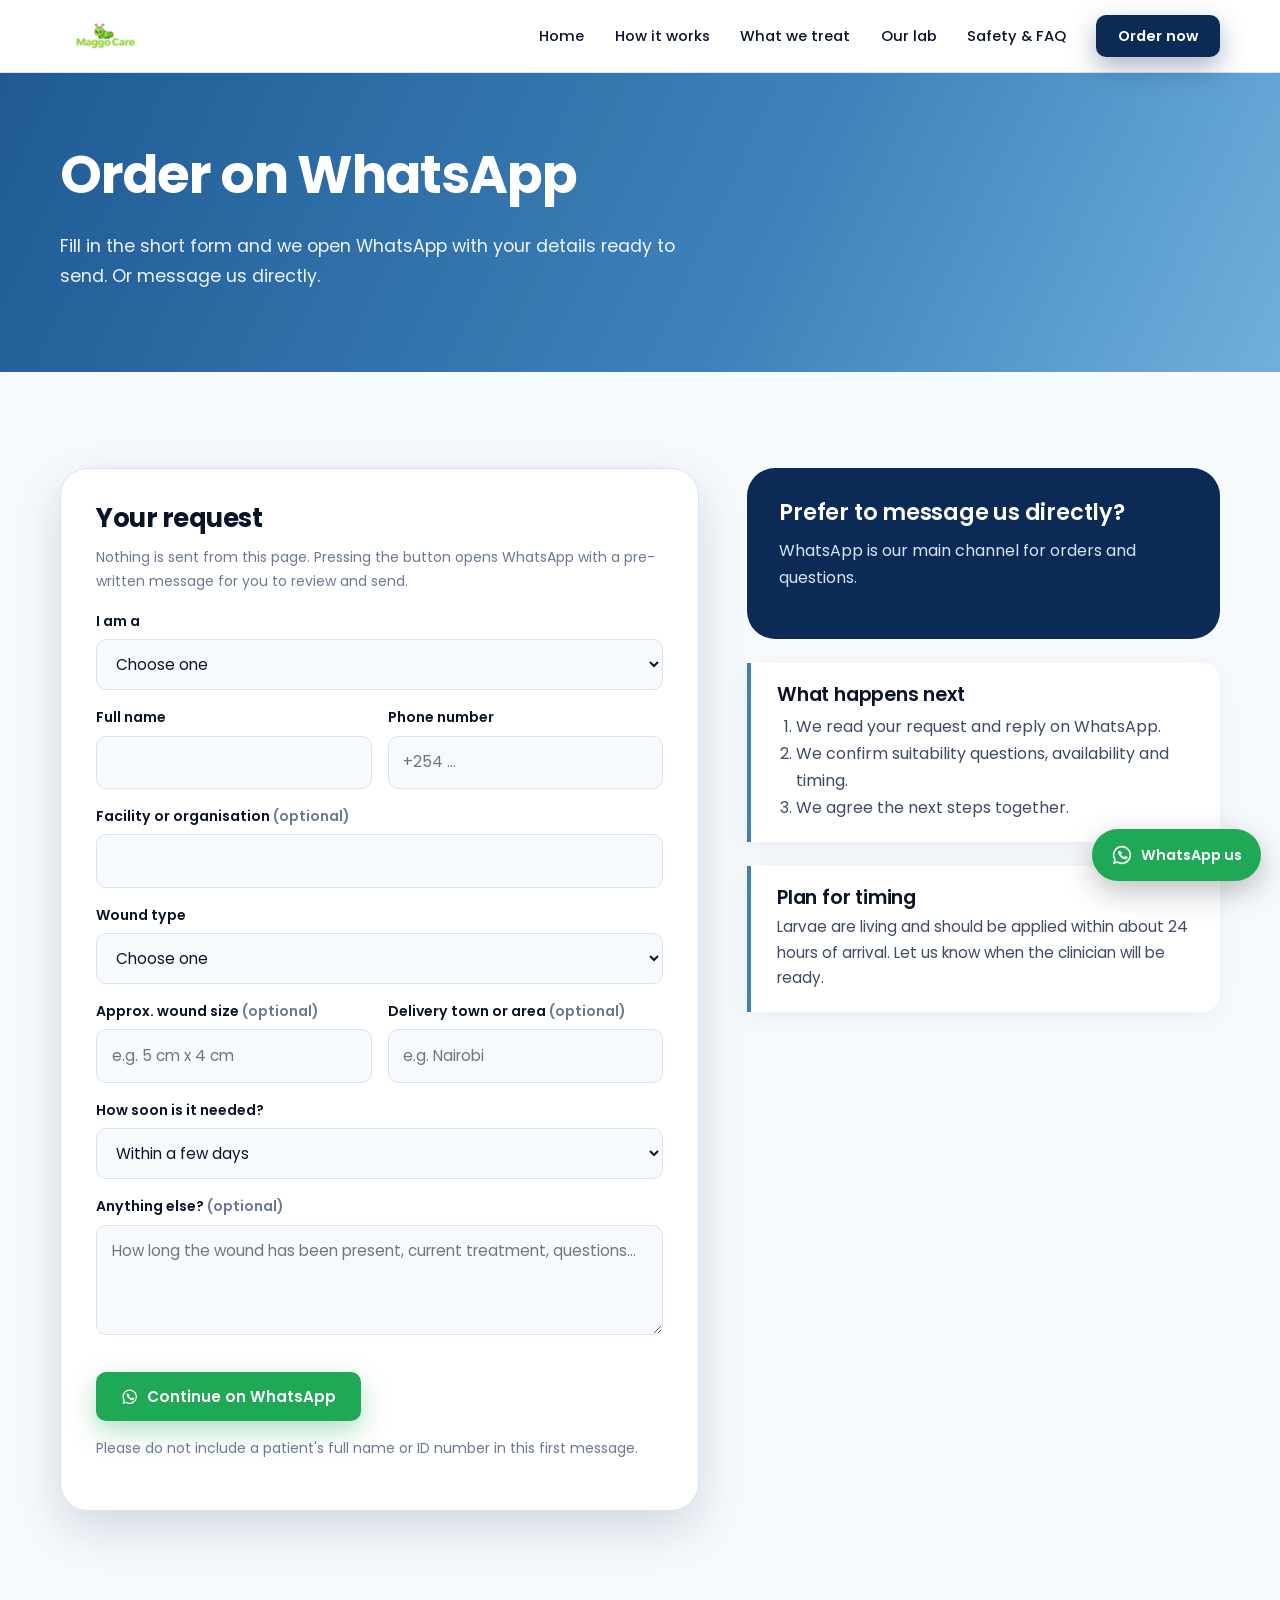
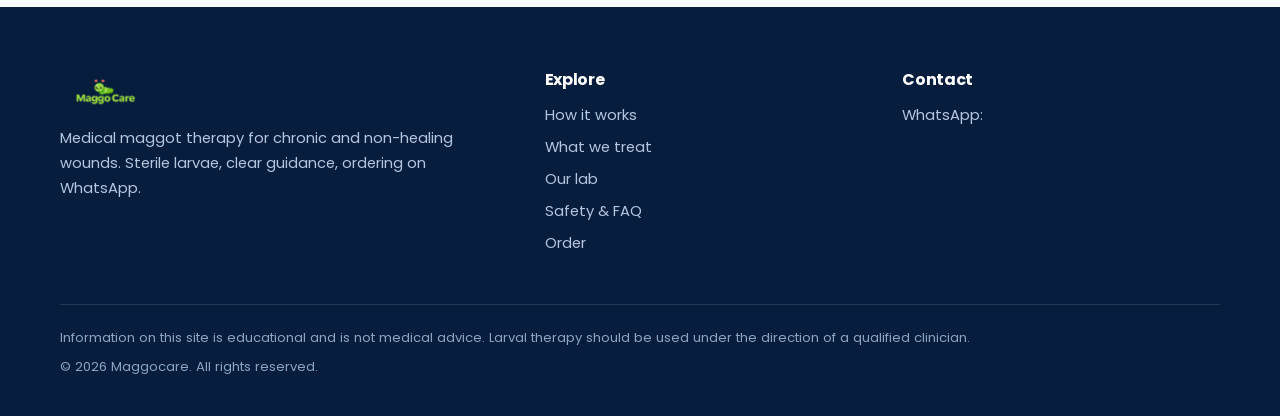
<file: order.html>
<!DOCTYPE html>
<html lang="en">
<head>
<meta charset="utf-8">
<meta name="viewport" content="width=device-width, initial-scale=1">
<title>Order via WhatsApp | Maggocare</title>
<meta name="description" content="Place a maggot therapy request with Maggocare. Fill in the short form and continue on WhatsApp at +254 793 935665.">
<meta name="theme-color" content="#0b2a55">
<link rel="icon" href="images/logo.png" type="image/svg+xml">
<link rel="preconnect" href="https://fonts.googleapis.com">
<link rel="preconnect" href="https://fonts.gstatic.com" crossorigin>
<link href="https://fonts.googleapis.com/css2?family=Poppins:wght@400;500;600;700&display=swap" rel="stylesheet">
<link rel="stylesheet" href="css/style.css">
</head>
<body>
<a class="skip" href="#main">Skip to content</a>
<header class="site-header">
  <div class="wrap nav">
    <a class="brand" href="index.html"><img src="images/logo.png" alt="" width="38" height="38"></a>
    <button class="nav-toggle" aria-expanded="false" aria-controls="nav-links" aria-label="Menu">
      <svg viewBox="0 0 24 24" fill="none" stroke="currentColor" stroke-width="2" stroke-linecap="round"><path d="M4 7h16M4 12h16M4 17h16"/></svg>
    </button>
    <ul class="nav-links" id="nav-links">
      <li><a href="index.html">Home</a></li>
      <li><a href="how-it-works.html">How it works</a></li>
      <li><a href="conditions.html">What we treat</a></li>
      <li><a href="our-lab.html">Our lab</a></li>
      <li><a href="safety-faq.html">Safety &amp; FAQ</a></li>
      <li><a class="btn btn-navy nav-cta" href="order.html" aria-current="page">Order now</a></li>
    </ul>
  </div>
</header>
<main id="main">
<section class="banner">
  <div class="wrap">
    <h1>Order on WhatsApp</h1>
    <p>Fill in the short form and we open WhatsApp with your details ready to send. Or message us directly.</p>
  </div>
</section>

<section class="section">
  <div class="wrap order-grid">
    <form class="form" id="order-form" novalidate>
      <h2 style="font-size:1.6rem">Your request</h2>
      <p class="small">Nothing is sent from this page. Pressing the button opens WhatsApp with a pre-written message for you to review and send.</p>

      <label for="type">I am a</label>
      <select id="type" name="type" required>
        <option value="">Choose one</option>
        <option>Clinician or wound nurse</option>
        <option>Hospital or clinic (facility order)</option>
        <option>Patient or family member</option>
        <option>Training or partnership enquiry</option>
      </select>
      <div class="err">Please choose one.</div>

      <div class="row">
        <div>
          <label for="name">Full name</label>
          <input id="name" name="name" autocomplete="name" required>
          <div class="err">Please enter your name.</div>
        </div>
        <div>
          <label for="phone">Phone number</label>
          <input id="phone" name="phone" type="tel" autocomplete="tel" placeholder="+254 ..." required>
          <div class="err">Please enter a phone number.</div>
        </div>
      </div>

      <label for="org">Facility or organisation <span class="small">(optional)</span></label>
      <input id="org" name="org" autocomplete="organization">

      <label for="wound">Wound type</label>
      <select id="wound" name="wound" required>
        <option value="">Choose one</option>
        <option>Diabetic foot ulcer</option>
        <option>Venous leg ulcer</option>
        <option>Pressure ulcer</option>
        <option>Traumatic or post-surgical wound</option>
        <option>Other or not sure</option>
      </select>
      <div class="err">Please choose a wound type.</div>

      <div class="row">
        <div>
          <label for="size">Approx. wound size <span class="small">(optional)</span></label>
          <input id="size" name="size" placeholder="e.g. 5 cm x 4 cm">
        </div>
        <div>
          <label for="town">Delivery town or area <span class="small">(optional)</span></label>
          <input id="town" name="town" placeholder="e.g. Nairobi">
        </div>
      </div>

      <label for="urgency">How soon is it needed?</label>
      <select id="urgency" name="urgency">
        <option>Within 24 hours</option>
        <option selected>Within a few days</option>
        <option>Just enquiring</option>
      </select>

      <label for="notes">Anything else? <span class="small">(optional)</span></label>
      <textarea id="notes" name="notes" placeholder="How long the wound has been present, current treatment, questions..."></textarea>

      <div class="btn-row"><button class="btn btn-wa" type="submit"><svg viewBox="0 0 24 24" fill="currentColor" aria-hidden="true"><path d="M12 2a10 10 0 0 0-8.6 15.1L2 22l5-1.3A10 10 0 1 0 12 2zm0 1.8a8.2 8.2 0 1 1-4.3 15.2l-.3-.2-2.9.8.8-2.8-.2-.3A8.2 8.2 0 0 1 12 3.8z"/><path d="M8.6 7.3c-.3.3-.9.9-.9 2.1s.9 2.5 1 2.7c.1.2 1.8 2.9 4.5 3.9 2.2.8 2.7.7 3.1.6.5-.1 1.5-.6 1.7-1.2.2-.6.2-1.1.2-1.2-.1-.1-.3-.2-.6-.4l-1.6-.8c-.2-.1-.5-.1-.7.2l-.7.9c-.1.2-.3.2-.6.1-.9-.4-2-1.1-2.9-2.4-.1-.2 0-.3.1-.5l.5-.6c.1-.2.2-.3.2-.5l-.7-1.7c-.2-.5-.4-.4-.6-.4z"/></svg> Continue on WhatsApp</button></div>
      <p class="small" style="margin-top:1rem">Please do not include a patient's full name or ID number in this first message.</p>
    </form>

    <aside>
      <div class="contact-card">
        <h3>Prefer to message us directly?</h3>
        
        <p>WhatsApp is our main channel for orders and questions.</p>
        
      </div>
      <div class="note" style="margin-top:1.5rem">
        <h3>What happens next</h3>
        <ol style="padding-left:1.2rem;margin:.4rem 0 0">
          <li>We read your request and reply on WhatsApp.</li>
          <li>We confirm suitability questions, availability and timing.</li>
          <li>We agree the next steps together.</li>
        </ol>
      </div>
      <div class="note" style="margin-top:1.5rem">
        <h3>Plan for timing</h3>
        <p style="font-size:.95rem">Larvae are living and should be applied within about 24 hours of arrival. Let us know when the clinician will be ready.</p>
      </div>
    </aside>
  </div>
</section>
</main>
<footer class="site-footer">
  <div class="wrap">
    <div class="foot">
      <div>
        <a class="brand" href="index.html"><img src="images/logo.png" alt="" width="38" height="38"></a>
        <p>Medical maggot therapy for chronic and non-healing wounds. Sterile larvae, clear guidance, ordering on WhatsApp.</p>
        
      </div>
      <div>
        <h4>Explore</h4>
        <ul>
          <li><a href="how-it-works.html">How it works</a></li>
          <li><a href="conditions.html">What we treat</a></li>
          <li><a href="our-lab.html">Our lab</a></li>
          <li><a href="safety-faq.html">Safety &amp; FAQ</a></li>
          <li><a href="order.html">Order</a></li>
        </ul>
      </div>
      <div>
        <h4>Contact</h4>
        <ul>
          <li>WhatsApp: </li>
        </ul>
      </div>
    </div>
    <div class="legal">
      <p>Information on this site is educational and is not medical advice. Larval therapy should be used under the direction of a qualified clinician.</p>
      <p>&copy; <span class="year">2026</span> Maggocare. All rights reserved.</p>
    </div>
  </div>
</footer>
<a class="wa-float" data-wa="Hello Maggocare, I'd like to make an enquiry." href="#" aria-label="Chat with Maggocare on WhatsApp"><svg viewBox="0 0 24 24" fill="currentColor" aria-hidden="true"><path d="M12 2a10 10 0 0 0-8.6 15.1L2 22l5-1.3A10 10 0 1 0 12 2zm0 1.8a8.2 8.2 0 1 1-4.3 15.2l-.3-.2-2.9.8.8-2.8-.2-.3A8.2 8.2 0 0 1 12 3.8z"/><path d="M8.6 7.3c-.3.3-.9.9-.9 2.1s.9 2.5 1 2.7c.1.2 1.8 2.9 4.5 3.9 2.2.8 2.7.7 3.1.6.5-.1 1.5-.6 1.7-1.2.2-.6.2-1.1.2-1.2-.1-.1-.3-.2-.6-.4l-1.6-.8c-.2-.1-.5-.1-.7.2l-.7.9c-.1.2-.3.2-.6.1-.9-.4-2-1.1-2.9-2.4-.1-.2 0-.3.1-.5l.5-.6c.1-.2.2-.3.2-.5l-.7-1.7c-.2-.5-.4-.4-.6-.4z"/></svg><span>WhatsApp us</span></a>
<script src="js/main.js"></script>
</body>
</html>
</file>
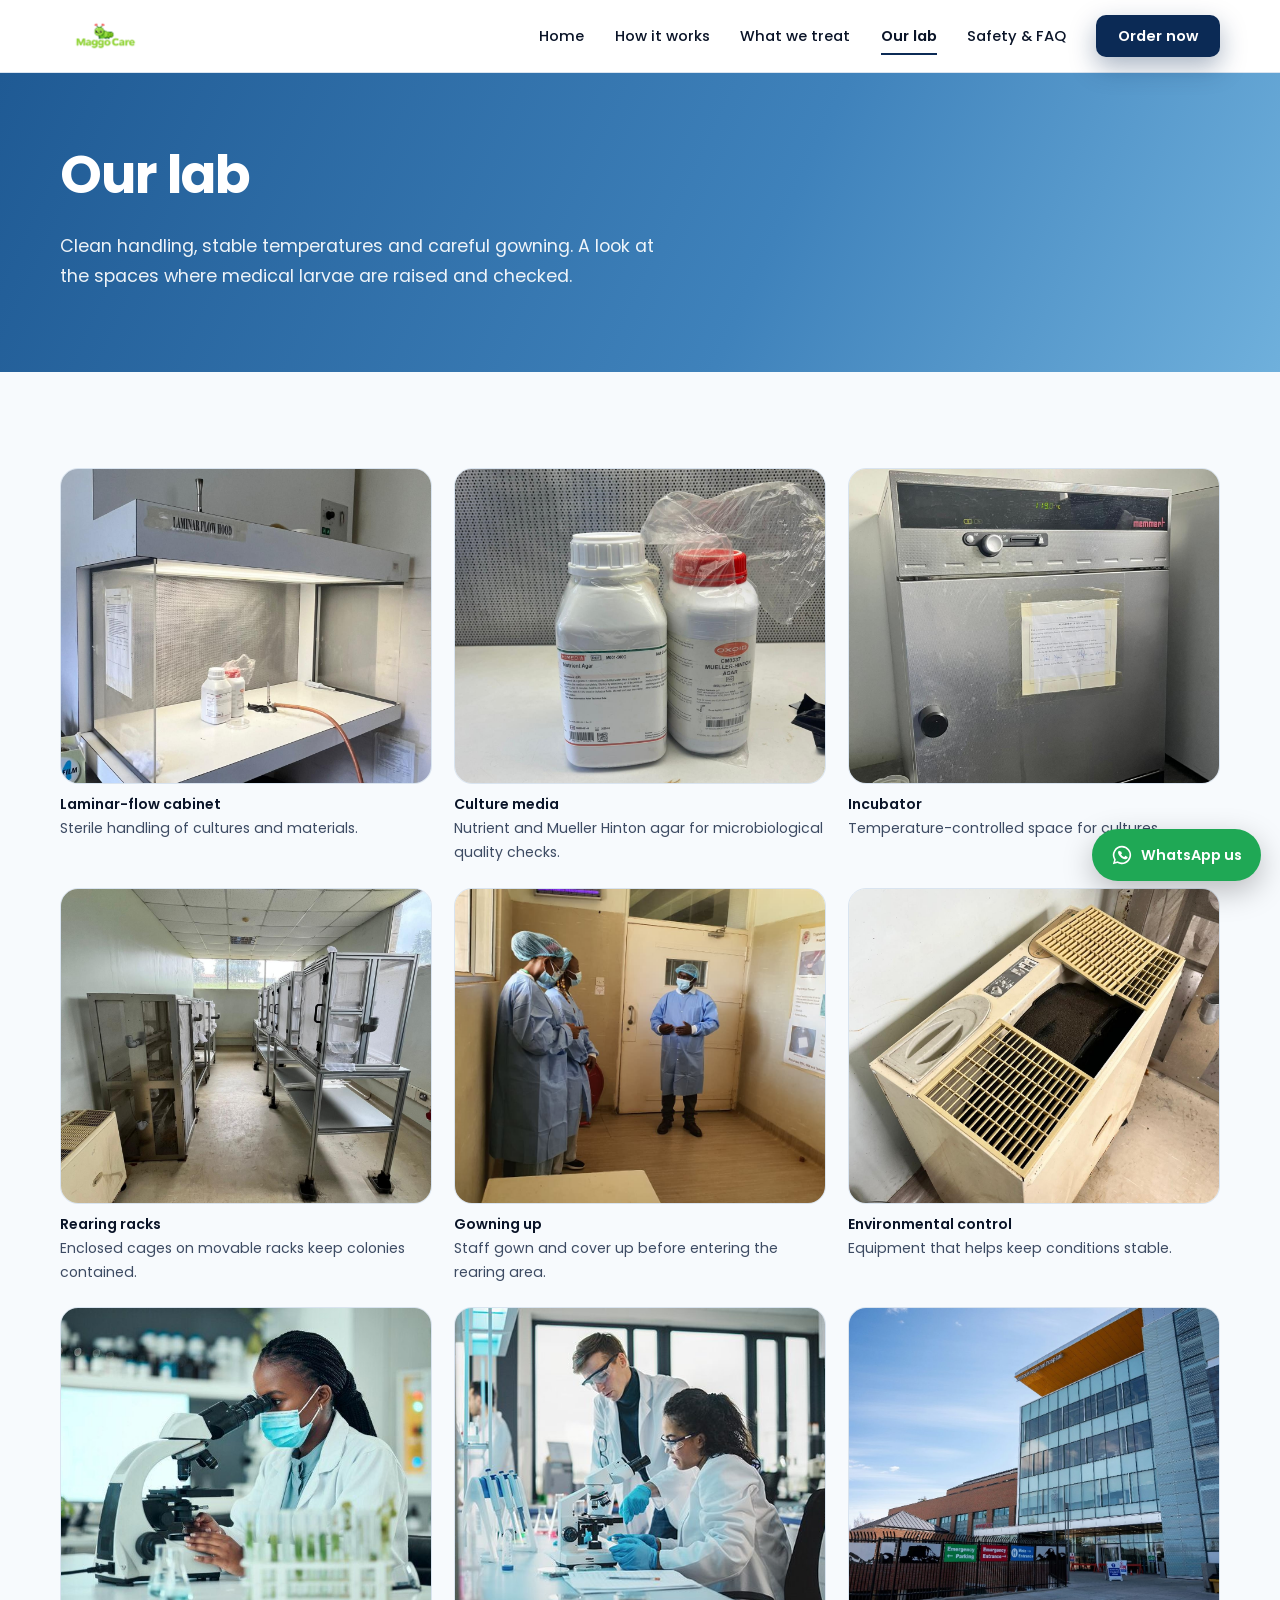
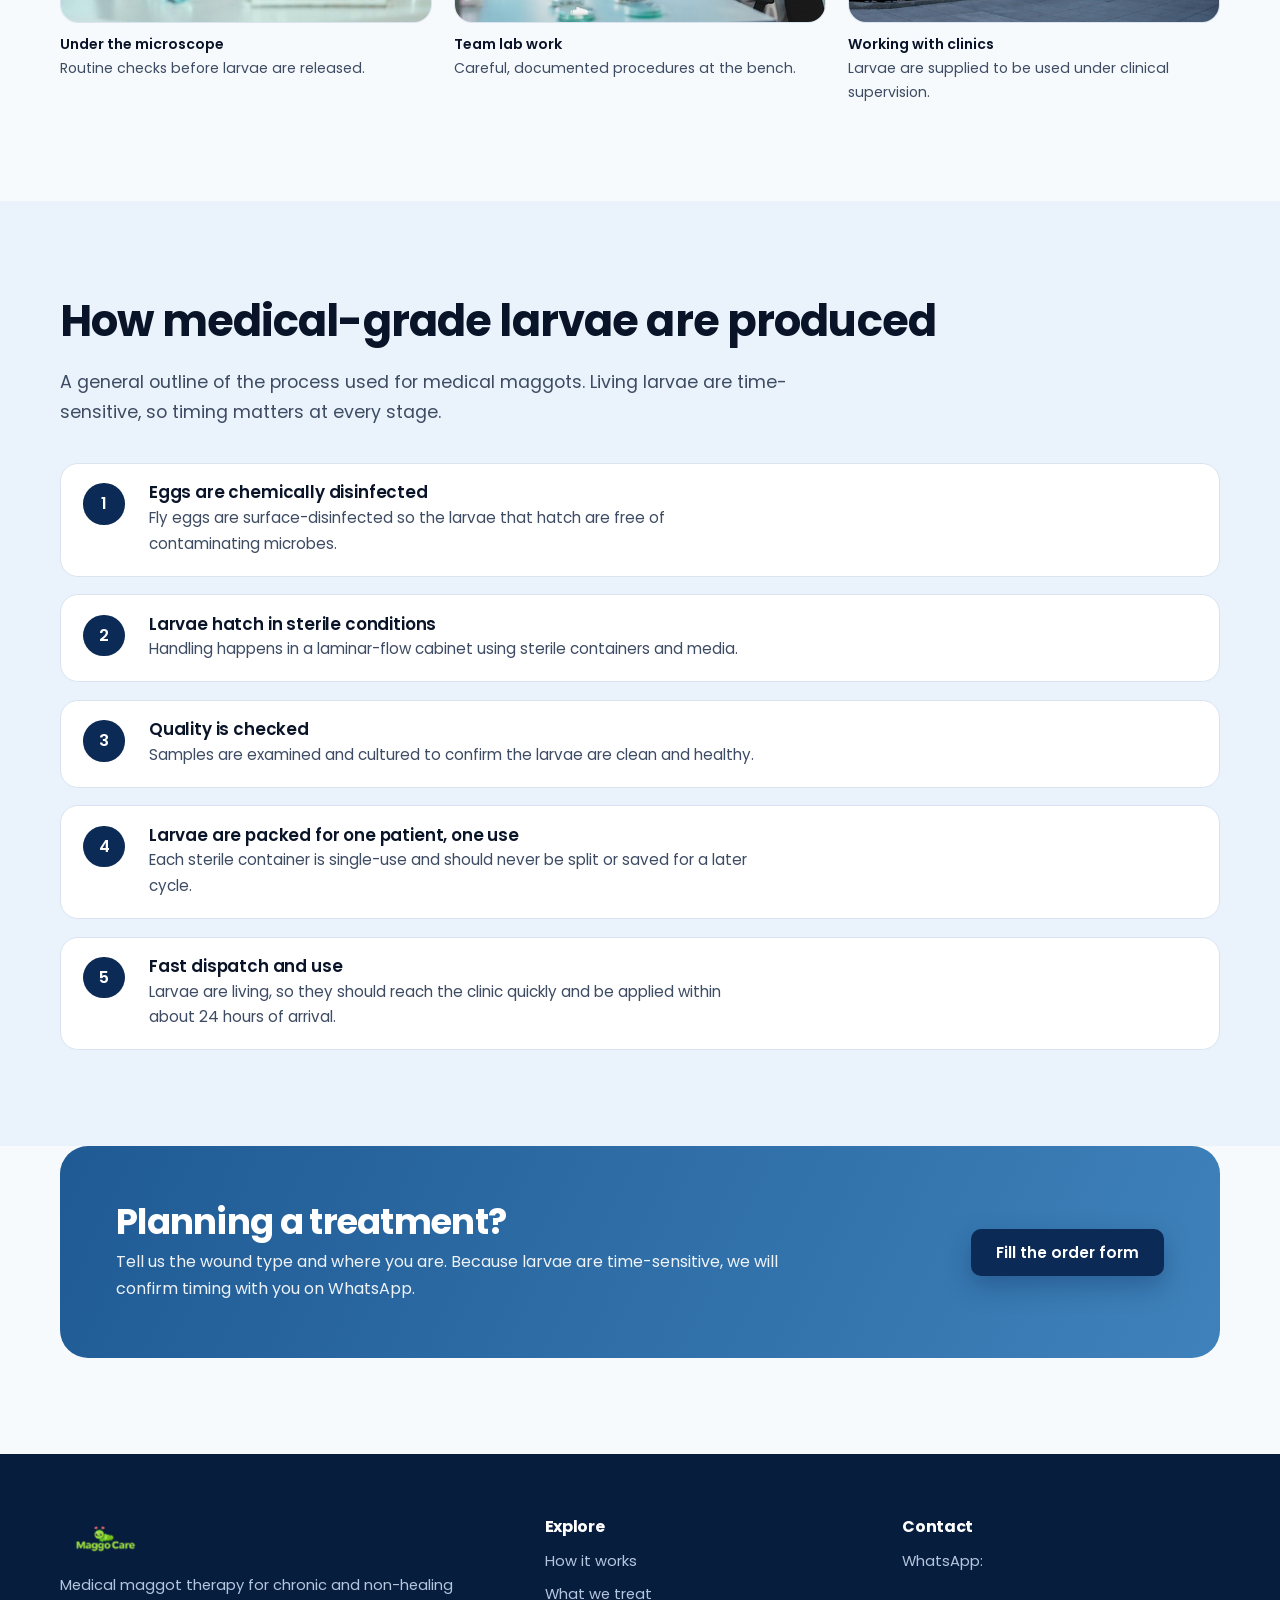
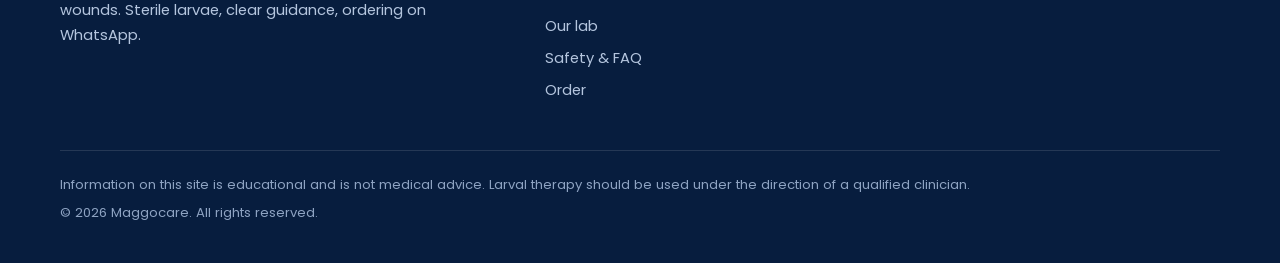
<file: our-lab.html>
<!DOCTYPE html>
<html lang="en">
<head>
<meta charset="utf-8">
<meta name="viewport" content="width=device-width, initial-scale=1">
<title>Our lab | Maggocare</title>
<meta name="description" content="Inside the Maggocare lab: laminar-flow handling, culture media, incubation and controlled rearing of medical-grade larvae.">
<meta name="theme-color" content="#0b2a55">
<link rel="icon" href="images/logo.png" type="image/svg+xml">
<link rel="preconnect" href="https://fonts.googleapis.com">
<link rel="preconnect" href="https://fonts.gstatic.com" crossorigin>
<link href="https://fonts.googleapis.com/css2?family=Poppins:wght@400;500;600;700&display=swap" rel="stylesheet">
<link rel="stylesheet" href="css/style.css">
</head>
<body>
<a class="skip" href="#main">Skip to content</a>
<header class="site-header">
  <div class="wrap nav">
    <a class="brand" href="index.html"><img src="images/logo.png" alt="" width="38" height="38"></a>
    <button class="nav-toggle" aria-expanded="false" aria-controls="nav-links" aria-label="Menu">
      <svg viewBox="0 0 24 24" fill="none" stroke="currentColor" stroke-width="2" stroke-linecap="round"><path d="M4 7h16M4 12h16M4 17h16"/></svg>
    </button>
    <ul class="nav-links" id="nav-links">
      <li><a href="index.html">Home</a></li>
      <li><a href="how-it-works.html">How it works</a></li>
      <li><a href="conditions.html">What we treat</a></li>
      <li><a href="our-lab.html" aria-current="page">Our lab</a></li>
      <li><a href="safety-faq.html">Safety &amp; FAQ</a></li>
      <li><a class="btn btn-navy nav-cta" href="order.html">Order now</a></li>
    </ul>
  </div>
</header>
<main id="main">
<section class="banner">
  <div class="wrap">
    <h1>Our lab</h1>
    <p>Clean handling, stable temperatures and careful gowning. A look at the spaces where medical larvae are raised and checked.</p>
  </div>
</section>

<section class="section">
  <div class="wrap">
    <div class="gallery">
      <figure><img src="images/lab-laminar-flow.jpg" alt="Laminar-flow cabinet with sterile bottles inside" loading="lazy" width="1280" height="1100"><figcaption><b>Laminar-flow cabinet</b>Sterile handling of cultures and materials.</figcaption></figure>
      <figure><img src="images/lab-culture-media.jpg" alt="Two bottles of nutrient agar and Mueller Hinton agar culture media" loading="lazy" width="1280" height="1100"><figcaption><b>Culture media</b>Nutrient and Mueller Hinton agar for microbiological quality checks.</figcaption></figure>
      <figure><img src="images/lab-incubator.jpg" alt="A stainless-steel laboratory incubator" loading="lazy" width="1280" height="1100"><figcaption><b>Incubator</b>Temperature-controlled space for cultures.</figcaption></figure>
      <figure><img src="images/lab-rearing-cages.jpg" alt="Rows of enclosed rearing cages on rolling racks in a bright room" loading="lazy" width="1280" height="1100"><figcaption><b>Rearing racks</b>Enclosed cages on movable racks keep colonies contained.</figcaption></figure>
      <figure><img src="images/lab-gowning.jpg" alt="Staff in surgical gowns and caps at the entrance to a controlled room" loading="lazy" width="1280" height="1100"><figcaption><b>Gowning up</b>Staff gown and cover up before entering the rearing area.</figcaption></figure>
      <figure><img src="images/lab-climate-unit.jpg" alt="Environmental control equipment in a lab room" loading="lazy" width="1280" height="1100"><figcaption><b>Environmental control</b>Equipment that helps keep conditions stable.</figcaption></figure>
      <figure><img src="images/technician-microscope.jpg" alt="A lab technician in a mask and coat looking through a microscope" loading="lazy" width="1280" height="1100"><figcaption><b>Under the microscope</b>Routine checks before larvae are released.</figcaption></figure>
      <figure><img src="images/scientists-microscope.jpg" alt="Two scientists in white coats working at a microscope" loading="lazy" width="1280" height="1100"><figcaption><b>Team lab work</b>Careful, documented procedures at the bench.</figcaption></figure>
      <figure><img src="images/hospital-building.jpg" alt="The exterior of a modern hospital building with a blue sky" loading="lazy" width="1280" height="1100"><figcaption><b>Working with clinics</b>Larvae are supplied to be used under clinical supervision.</figcaption></figure>
    </div>
  </div>
</section>

<section class="section band">
  <div class="wrap">
    <h2>How medical-grade larvae are produced</h2>
    <p class="lead">A general outline of the process used for medical maggots. Living larvae are time-sensitive, so timing matters at every stage.</p>
    <ol class="steps">
      <li><div><h3>Eggs are chemically disinfected</h3><p>Fly eggs are surface-disinfected so the larvae that hatch are free of contaminating microbes.</p></div></li>
      <li><div><h3>Larvae hatch in sterile conditions</h3><p>Handling happens in a laminar-flow cabinet using sterile containers and media.</p></div></li>
      <li><div><h3>Quality is checked</h3><p>Samples are examined and cultured to confirm the larvae are clean and healthy.</p></div></li>
      <li><div><h3>Larvae are packed for one patient, one use</h3><p>Each sterile container is single-use and should never be split or saved for a later cycle.</p></div></li>
      <li><div><h3>Fast dispatch and use</h3><p>Larvae are living, so they should reach the clinic quickly and be applied within about 24 hours of arrival.</p></div></li>
    </ol>
  </div>
</section>
<section class="section" style="padding-top:0">
  <div class="wrap">
    <div class="cta">
      <div><h2>Planning a treatment?</h2><p>Tell us the wound type and where you are. Because larvae are time-sensitive, we will confirm timing with you on WhatsApp.</p></div>
      <div class="btn-row" style="margin:0">
        
        <a class="btn btn-navy" href="order.html">Fill the order form</a>
      </div>
    </div>
  </div>
</section>
</main>
<footer class="site-footer">
  <div class="wrap">
    <div class="foot">
      <div>
        <a class="brand" href="index.html"><img src="images/logo.png" alt="" width="38" height="38"></a>
        <p>Medical maggot therapy for chronic and non-healing wounds. Sterile larvae, clear guidance, ordering on WhatsApp.</p>
        
      </div>
      <div>
        <h4>Explore</h4>
        <ul>
          <li><a href="how-it-works.html">How it works</a></li>
          <li><a href="conditions.html">What we treat</a></li>
          <li><a href="our-lab.html">Our lab</a></li>
          <li><a href="safety-faq.html">Safety &amp; FAQ</a></li>
          <li><a href="order.html">Order</a></li>
        </ul>
      </div>
      <div>
        <h4>Contact</h4>
        <ul>
          <li>WhatsApp: </li>
        </ul>
      </div>
    </div>
    <div class="legal">
      <p>Information on this site is educational and is not medical advice. Larval therapy should be used under the direction of a qualified clinician.</p>
      <p>&copy; <span class="year">2026</span> Maggocare. All rights reserved.</p>
    </div>
  </div>
</footer>
<a class="wa-float" data-wa="Hello Maggocare, I'd like to make an enquiry." href="#" aria-label="Chat with Maggocare on WhatsApp"><svg viewBox="0 0 24 24" fill="currentColor" aria-hidden="true"><path d="M12 2a10 10 0 0 0-8.6 15.1L2 22l5-1.3A10 10 0 1 0 12 2zm0 1.8a8.2 8.2 0 1 1-4.3 15.2l-.3-.2-2.9.8.8-2.8-.2-.3A8.2 8.2 0 0 1 12 3.8z"/><path d="M8.6 7.3c-.3.3-.9.9-.9 2.1s.9 2.5 1 2.7c.1.2 1.8 2.9 4.5 3.9 2.2.8 2.7.7 3.1.6.5-.1 1.5-.6 1.7-1.2.2-.6.2-1.1.2-1.2-.1-.1-.3-.2-.6-.4l-1.6-.8c-.2-.1-.5-.1-.7.2l-.7.9c-.1.2-.3.2-.6.1-.9-.4-2-1.1-2.9-2.4-.1-.2 0-.3.1-.5l.5-.6c.1-.2.2-.3.2-.5l-.7-1.7c-.2-.5-.4-.4-.6-.4z"/></svg><span>WhatsApp us</span></a>
<script src="js/main.js"></script>
</body>
</html>
</file>
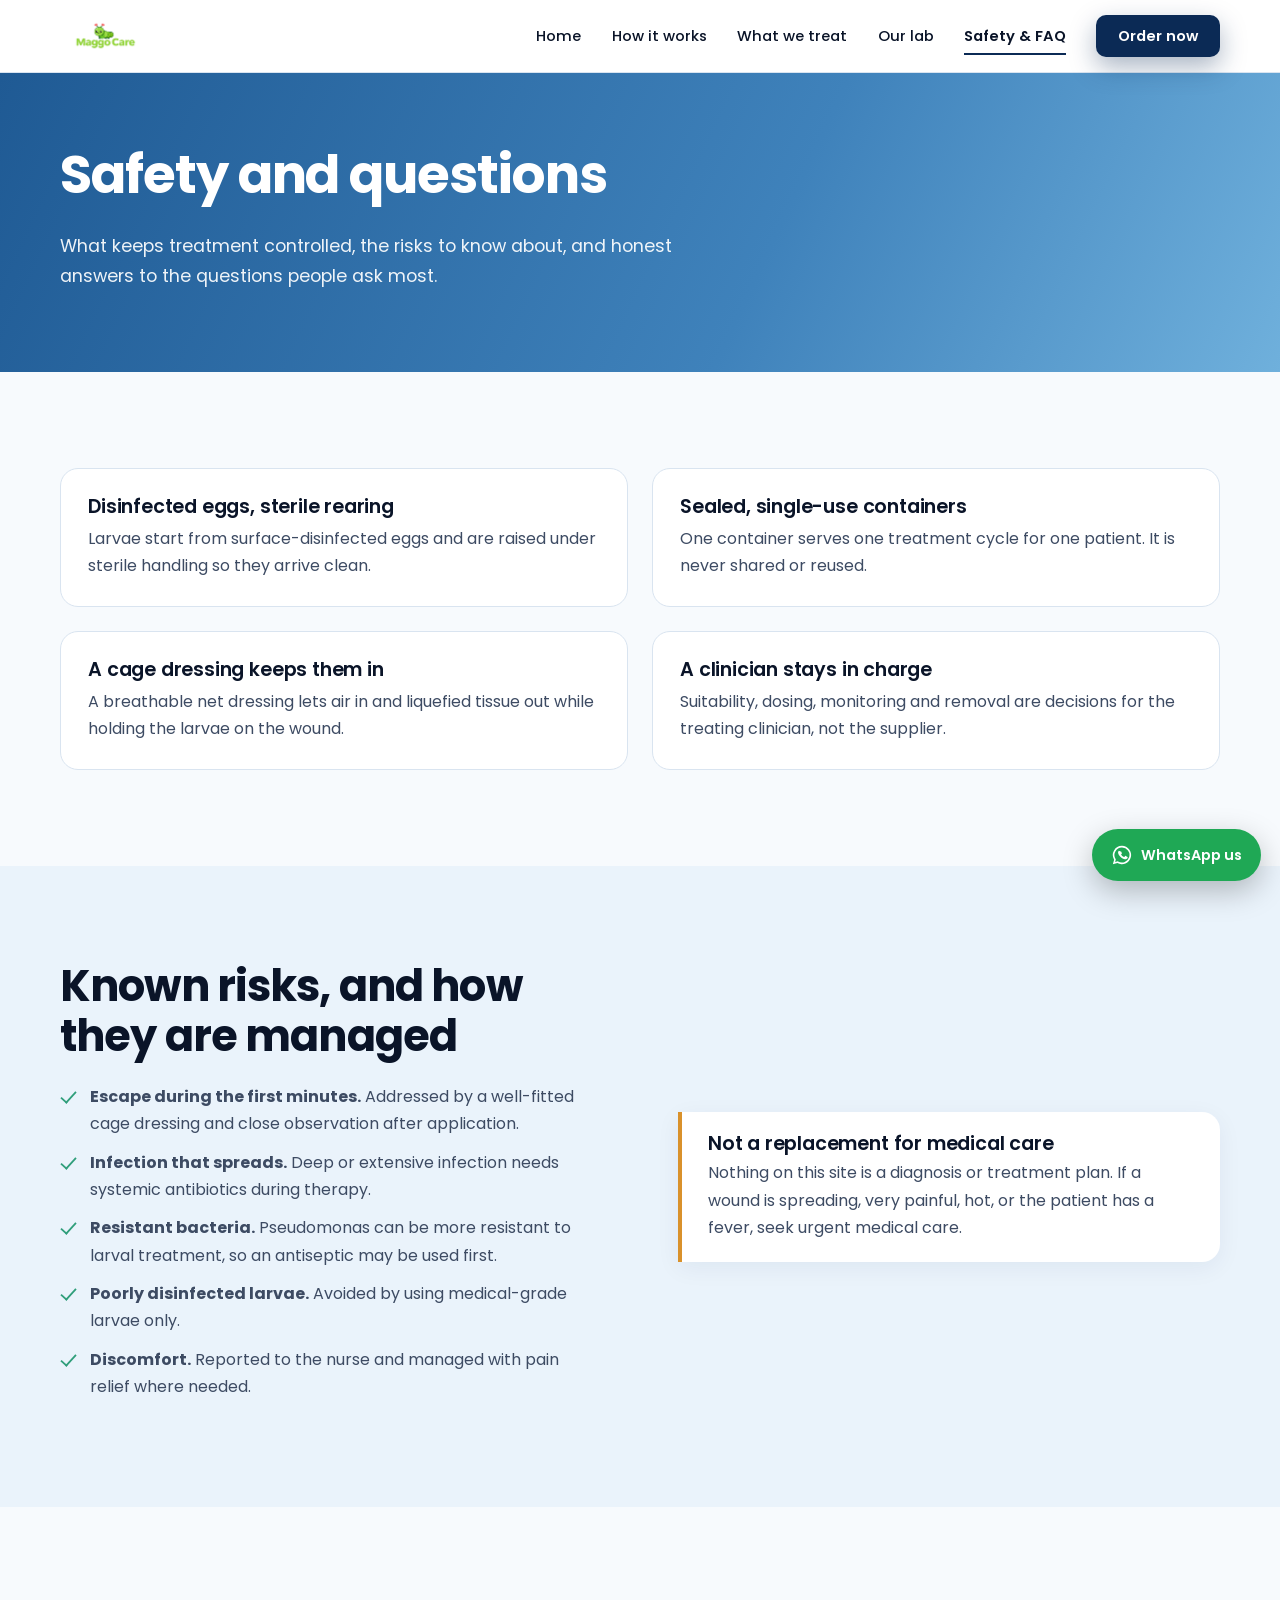
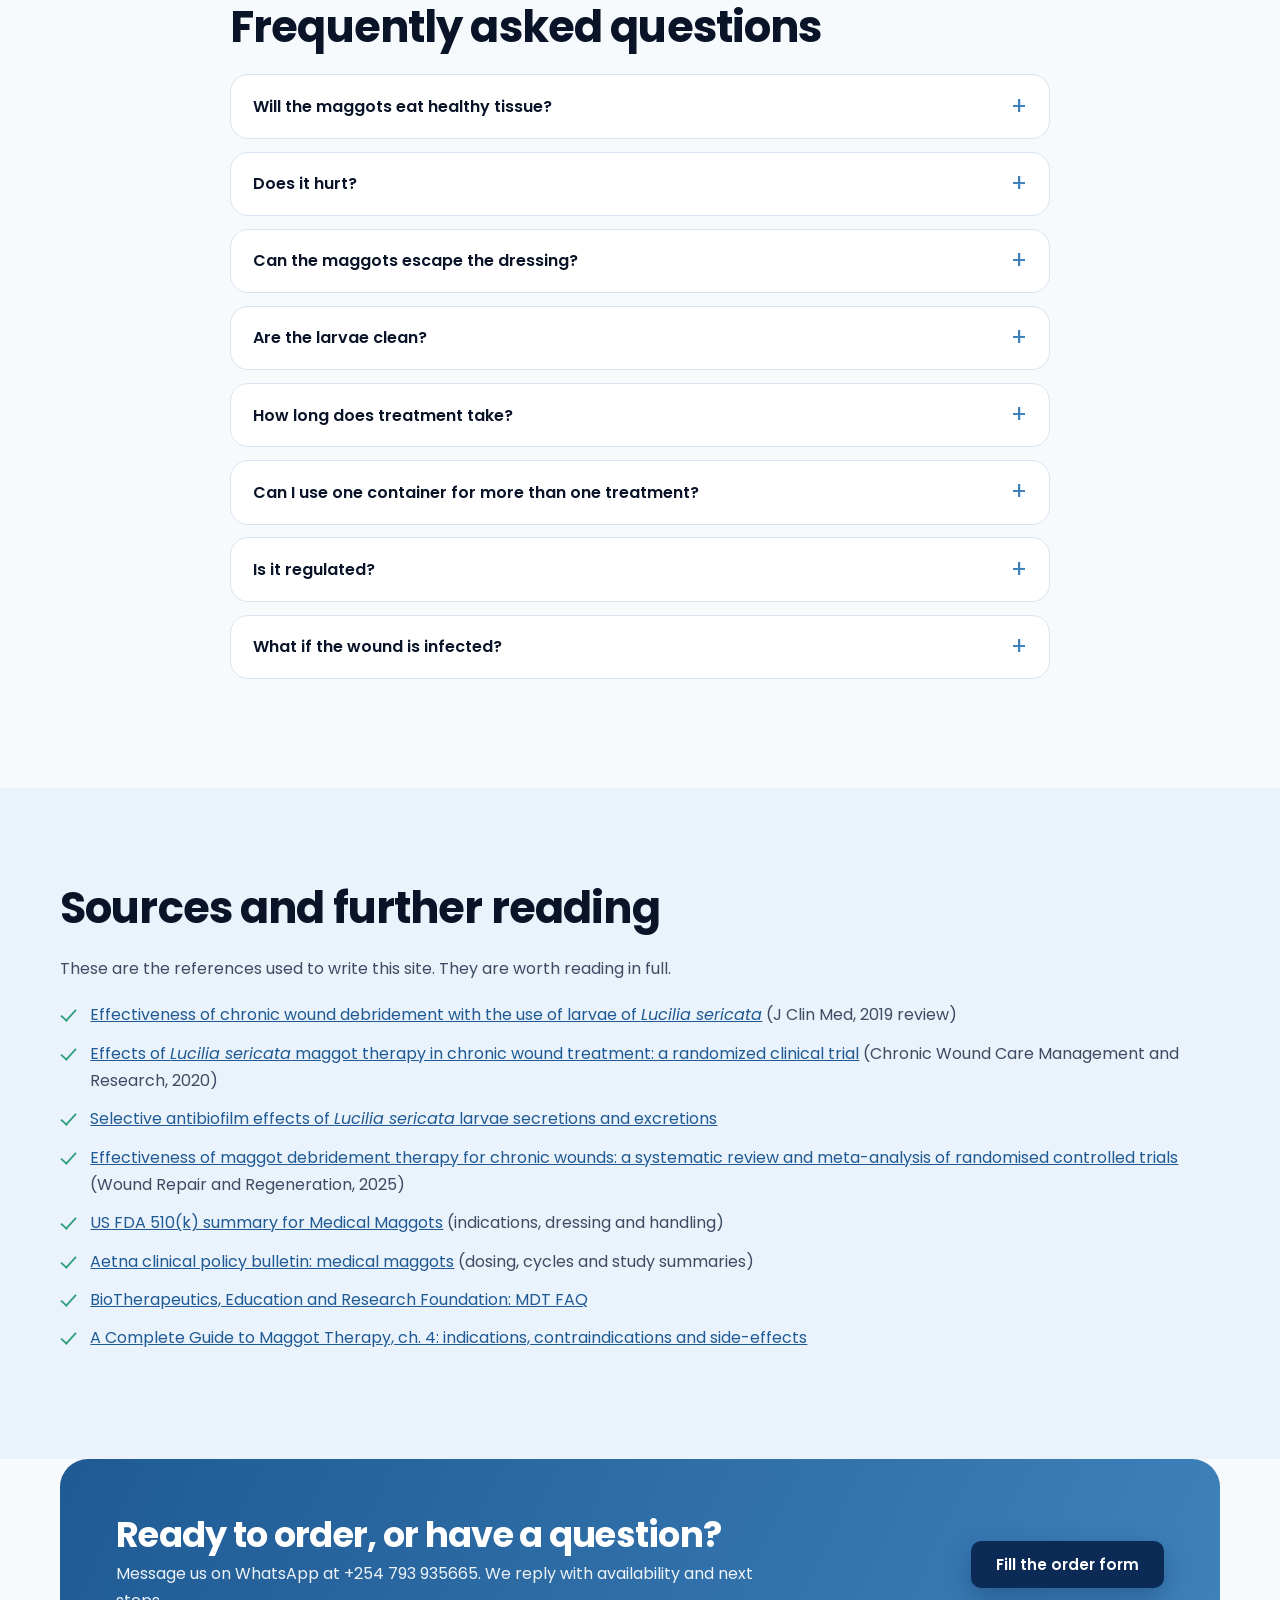
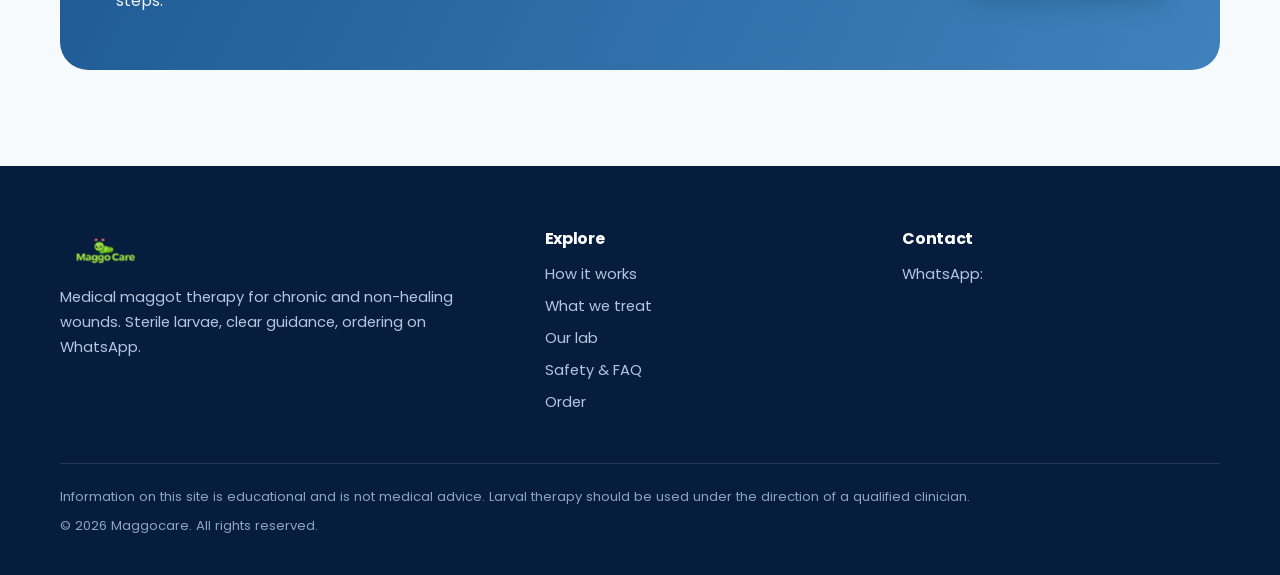
<file: safety-faq.html>
<!DOCTYPE html>
<html lang="en">
<head>
<meta charset="utf-8">
<meta name="viewport" content="width=device-width, initial-scale=1">
<title>Safety and FAQ | Maggocare</title>
<meta name="description" content="Safety, quality and frequently asked questions about medical maggot therapy, with sources.">
<meta name="theme-color" content="#0b2a55">
<link rel="icon" href="images/logo.png" type="image/svg+xml">
<link rel="preconnect" href="https://fonts.googleapis.com">
<link rel="preconnect" href="https://fonts.gstatic.com" crossorigin>
<link href="https://fonts.googleapis.com/css2?family=Poppins:wght@400;500;600;700&display=swap" rel="stylesheet">
<link rel="stylesheet" href="css/style.css">
</head>
<body>
<a class="skip" href="#main">Skip to content</a>
<header class="site-header">
  <div class="wrap nav">
    <a class="brand" href="index.html"><img src="images/logo.png" alt="" width="38" height="38"></a>
    <button class="nav-toggle" aria-expanded="false" aria-controls="nav-links" aria-label="Menu">
      <svg viewBox="0 0 24 24" fill="none" stroke="currentColor" stroke-width="2" stroke-linecap="round"><path d="M4 7h16M4 12h16M4 17h16"/></svg>
    </button>
    <ul class="nav-links" id="nav-links">
      <li><a href="index.html">Home</a></li>
      <li><a href="how-it-works.html">How it works</a></li>
      <li><a href="conditions.html">What we treat</a></li>
      <li><a href="our-lab.html">Our lab</a></li>
      <li><a href="safety-faq.html" aria-current="page">Safety &amp; FAQ</a></li>
      <li><a class="btn btn-navy nav-cta" href="order.html">Order now</a></li>
    </ul>
  </div>
</header>
<main id="main">
<section class="banner">
  <div class="wrap">
    <h1>Safety and questions</h1>
    <p>What keeps treatment controlled, the risks to know about, and honest answers to the questions people ask most.</p>
  </div>
</section>

<section class="section">
  <div class="wrap">
    <div class="grid-2">
      <div class="card"><h3>Disinfected eggs, sterile rearing</h3><p>Larvae start from surface-disinfected eggs and are raised under sterile handling so they arrive clean.</p></div>
      <div class="card"><h3>Sealed, single-use containers</h3><p>One container serves one treatment cycle for one patient. It is never shared or reused.</p></div>
      <div class="card"><h3>A cage dressing keeps them in</h3><p>A breathable net dressing lets air in and liquefied tissue out while holding the larvae on the wound.</p></div>
      <div class="card"><h3>A clinician stays in charge</h3><p>Suitability, dosing, monitoring and removal are decisions for the treating clinician, not the supplier.</p></div>
    </div>
  </div>
</section>

<section class="section band">
  <div class="wrap split">
    <div>
      <h2>Known risks, and how they are managed</h2>
      <ul class="tick">
        <li><b>Escape during the first minutes.</b> Addressed by a well-fitted cage dressing and close observation after application.</li>
        <li><b>Infection that spreads.</b> Deep or extensive infection needs systemic antibiotics during therapy.</li>
        <li><b>Resistant bacteria.</b> Pseudomonas can be more resistant to larval treatment, so an antiseptic may be used first.</li>
        <li><b>Poorly disinfected larvae.</b> Avoided by using medical-grade larvae only.</li>
        <li><b>Discomfort.</b> Reported to the nurse and managed with pain relief where needed.</li>
      </ul>
    </div>
    <div class="note warn">
      <h3>Not a replacement for medical care</h3>
      <p>Nothing on this site is a diagnosis or treatment plan. If a wound is spreading, very painful, hot, or the patient has a fever, seek urgent medical care.</p>
    </div>
  </div>
</section>

<section class="section">
  <div class="wrap" style="max-width:820px">
    <h2>Frequently asked questions</h2>
    <details><summary>Will the maggots eat healthy tissue?</summary><p>Medical larvae feed on dead tissue and slough. They cannot dissolve healthy tissue in the way they break down dead tissue, and once a wound is clean they instinctively move away.</p></details>
<details><summary>Does it hurt?</summary><p>Most patients tolerate it well, and some feel nothing more than tickling. A few report more discomfort in the wound. Tell your nurse about any pain so it can be managed, and the dressing can be removed at any time.</p></details>
<details><summary>Can the maggots escape the dressing?</summary><p>A cage-style dressing is designed to keep them in place. They are most likely to wander in the first few minutes after application, so the dressing is applied carefully and checked, and it is inspected regularly during the cycle.</p></details>
<details><summary>Are the larvae clean?</summary><p>Medical larvae are raised from disinfected eggs in sterile conditions and supplied in sealed single-use containers. Using larvae that were not properly disinfected is a real risk, which is why medical-grade supply matters.</p></details>
<details><summary>How long does treatment take?</summary><p>Each cycle lasts 48 to 72 hours. Most wounds need two to six cycles, and the wound is reassessed after each one.</p></details>
<details><summary>Can I use one container for more than one treatment?</summary><p>No. Containers are single-use. Opening one risks contaminating it, and larvae that are saved will have lost potency by the time of the next cycle.</p></details>
<details><summary>Is it regulated?</summary><p>In the United States, medical maggots were cleared by the FDA in 2004 as a prescription-only medical device. Requirements differ from country to country, so ask us what applies to your facility.</p></details>
<details><summary>What if the wound is infected?</summary><p>Larvae reduce bacteria, but deep or spreading infection still needs antibiotics. Some hardy bacteria, such as Pseudomonas, may need to be treated first, so your clinician will guide the plan.</p></details>
  </div>
</section>

<section class="section band" id="sources">
  <div class="wrap">
    <h2>Sources and further reading</h2>
    <p>These are the references used to write this site. They are worth reading in full.</p>
    <ul class="tick">
      <li><a href="https://www.ncbi.nlm.nih.gov/pmc/articles/PMC6912827/" target="_blank" rel="noopener">Effectiveness of chronic wound debridement with the use of larvae of <em>Lucilia sericata</em></a> (J Clin Med, 2019 review)</li>
      <li><a href="https://www.tandfonline.com/doi/full/10.2147/CWCMR.S248149" target="_blank" rel="noopener">Effects of <em>Lucilia sericata</em> maggot therapy in chronic wound treatment: a randomized clinical trial</a> (Chronic Wound Care Management and Research, 2020)</li>
      <li><a href="https://www.ncbi.nlm.nih.gov/pmc/articles/PMC4074965/" target="_blank" rel="noopener">Selective antibiofilm effects of <em>Lucilia sericata</em> larvae secretions and excretions</a></li>
      <li><a href="https://onlinelibrary.wiley.com/doi/10.1111/wrr.70095" target="_blank" rel="noopener">Effectiveness of maggot debridement therapy for chronic wounds: a systematic review and meta-analysis of randomised controlled trials</a> (Wound Repair and Regeneration, 2025)</li>
      <li><a href="https://www.accessdata.fda.gov/cdrh_docs/pdf7/K072438.pdf" target="_blank" rel="noopener">US FDA 510(k) summary for Medical Maggots</a> (indications, dressing and handling)</li>
      <li><a href="https://www.aetna.com/cpb/medical/data/500_599/0556.html" target="_blank" rel="noopener">Aetna clinical policy bulletin: medical maggots</a> (dosing, cycles and study summaries)</li>
      <li><a href="https://www.bterfoundation.org/frequently-asked-questions-about-maggot-debridement-therapy/" target="_blank" rel="noopener">BioTherapeutics, Education and Research Foundation: MDT FAQ</a></li>
      <li><a href="https://books.openbookpublishers.com/10.11647/obp.0300/ch4.xhtml" target="_blank" rel="noopener">A Complete Guide to Maggot Therapy, ch. 4: indications, contraindications and side-effects</a></li>
    </ul>
  </div>
</section>
<section class="section" style="padding-top:0">
  <div class="wrap">
    <div class="cta">
      <div><h2>Ready to order, or have a question?</h2><p>Message us on WhatsApp at +254 793 935665. We reply with availability and next steps.</p></div>
      <div class="btn-row" style="margin:0">
        
        <a class="btn btn-navy" href="order.html">Fill the order form</a>
      </div>
    </div>
  </div>
</section>
</main>
<footer class="site-footer">
  <div class="wrap">
    <div class="foot">
      <div>
        <a class="brand" href="index.html"><img src="images/logo.png" alt="" width="38" height="38"></a>
        <p>Medical maggot therapy for chronic and non-healing wounds. Sterile larvae, clear guidance, ordering on WhatsApp.</p>
        
      </div>
      <div>
        <h4>Explore</h4>
        <ul>
          <li><a href="how-it-works.html">How it works</a></li>
          <li><a href="conditions.html">What we treat</a></li>
          <li><a href="our-lab.html">Our lab</a></li>
          <li><a href="safety-faq.html">Safety &amp; FAQ</a></li>
          <li><a href="order.html">Order</a></li>
        </ul>
      </div>
      <div>
        <h4>Contact</h4>
        <ul>
          <li>WhatsApp: </li>
        </ul>
      </div>
    </div>
    <div class="legal">
      <p>Information on this site is educational and is not medical advice. Larval therapy should be used under the direction of a qualified clinician.</p>
      <p>&copy; <span class="year">2026</span> Maggocare. All rights reserved.</p>
    </div>
  </div>
</footer>
<a class="wa-float" data-wa="Hello Maggocare, I'd like to make an enquiry." href="#" aria-label="Chat with Maggocare on WhatsApp"><svg viewBox="0 0 24 24" fill="currentColor" aria-hidden="true"><path d="M12 2a10 10 0 0 0-8.6 15.1L2 22l5-1.3A10 10 0 1 0 12 2zm0 1.8a8.2 8.2 0 1 1-4.3 15.2l-.3-.2-2.9.8.8-2.8-.2-.3A8.2 8.2 0 0 1 12 3.8z"/><path d="M8.6 7.3c-.3.3-.9.9-.9 2.1s.9 2.5 1 2.7c.1.2 1.8 2.9 4.5 3.9 2.2.8 2.7.7 3.1.6.5-.1 1.5-.6 1.7-1.2.2-.6.2-1.1.2-1.2-.1-.1-.3-.2-.6-.4l-1.6-.8c-.2-.1-.5-.1-.7.2l-.7.9c-.1.2-.3.2-.6.1-.9-.4-2-1.1-2.9-2.4-.1-.2 0-.3.1-.5l.5-.6c.1-.2.2-.3.2-.5l-.7-1.7c-.2-.5-.4-.4-.6-.4z"/></svg><span>WhatsApp us</span></a>
<script src="js/main.js"></script>
</body>
</html>
</file>
<file: css/style.css>
/* ==========================================================
   Maggocare — shared styles
   Palette adapted from the shared inspiration: sky-blue gradient,
   navy buttons, near-white page, bold Poppins headings.
   ========================================================== */
:root {
  --navy: #0b2a55;
  --navy-deep: #071d3e;
  --ink: #0a1428;
  --body: #3d4b63;
  --muted: #6b7a92;
  --sky: #6fb0dc;
  --sky-mid: #3f82bb;
  --sky-deep: #1f5a94;
  --mist: #eaf3fb;
  --page: #f7fafd;
  --white: #ffffff;
  --line: #d9e4f0;
  --heal: #2f9e7a;
  --larva: #f6ecd4;
  --larva-line: rgba(11, 42, 85, .45);
  --radius-l: 28px;
  --radius-m: 18px;
  --radius-s: 10px;
  --shadow: 0 18px 50px rgba(11, 42, 85, .16);
  --font: "Poppins", "Segoe UI", system-ui, -apple-system, Roboto, Helvetica, Arial, sans-serif;
  --wrap: 1160px;
}

*, *::before, *::after { box-sizing: border-box; }
html { scroll-behavior: smooth; }
body {
  margin: 0;
  font-family: var(--font);
  font-size: 1rem;
  line-height: 1.7;
  color: var(--body);
  background: var(--page);
  -webkit-font-smoothing: antialiased;
}
img { max-width: 100%; height: auto; display: block; }
a { color: var(--sky-deep); }
a:hover { color: var(--navy); }
:focus-visible { outline: 3px solid var(--sky-mid); outline-offset: 3px; border-radius: 6px; }

h1, h2, h3, h4 { font-family: var(--font); color: var(--ink); line-height: 1.15; margin: 0 0 .5em; letter-spacing: -.02em; }
h1 { font-size: clamp(2.3rem, 5.4vw, 4rem); font-weight: 700; }
h2 { font-size: clamp(1.8rem, 3.6vw, 2.7rem); font-weight: 700; }
h3 { font-size: 1.2rem; font-weight: 600; letter-spacing: -.01em; }
p { margin: 0 0 1em; max-width: 68ch; }
.lead { font-size: 1.1rem; }
.wrap { width: min(var(--wrap), 100% - 2.5rem); margin-inline: auto; }
.center { text-align: center; }
.center p { margin-inline: auto; }
.section { padding: clamp(3.5rem, 8vw, 6rem) 0; }
.small { font-size: .875rem; color: var(--muted); }
.skip { position: absolute; left: -999px; top: 0; background: var(--navy); color: #fff; padding: .6rem 1rem; z-index: 200; }
.skip:focus { left: 1rem; top: 1rem; }

/* ---------- Buttons ---------- */
.btn {
  display: inline-flex; align-items: center; justify-content: center; gap: .55rem;
  font: 600 .95rem/1 var(--font);
  padding: .95rem 1.5rem; border-radius: var(--radius-s);
  border: 1.5px solid transparent; cursor: pointer; text-decoration: none;
  transition: transform .15s ease, box-shadow .15s ease, background .15s ease;
}
.btn:hover { transform: translateY(-2px); }
.btn-navy { background: var(--navy); color: #fff; box-shadow: 0 10px 26px rgba(11, 42, 85, .35); }
.btn-navy:hover { background: var(--navy-deep); color: #fff; }
.btn-light { background: #fff; color: var(--navy); }
.btn-light:hover { color: var(--navy); box-shadow: 0 10px 26px rgba(11, 42, 85, .18); }
.btn-line { background: transparent; color: var(--navy); border-color: var(--navy); }
.btn-line:hover { background: var(--navy); color: #fff; }
.btn-wa { background: #1fa855; color: #fff; box-shadow: 0 10px 26px rgba(31, 168, 85, .35); }
.btn-wa:hover { background: #178a45; color: #fff; }
.btn svg { width: 1.15em; height: 1.15em; flex: none; }
.btn-row { display: flex; flex-wrap: wrap; gap: .9rem; margin-top: 1.8rem; }

/* ---------- Header ---------- */
.site-header { position: sticky; top: 0; z-index: 100; background: rgba(255, 255, 255, .96); backdrop-filter: blur(8px); border-bottom: 1px solid var(--line); }
.nav { display: flex; align-items: center; justify-content: space-between; gap: 1.5rem; min-height: 72px; }
.brand { display: inline-flex; align-items: center; gap: .6rem; font-weight: 700; font-size: 1.35rem; color: var(--ink); text-decoration: none; letter-spacing: -.03em; }
.brand {
  display: inline-flex;
  align-items: center;
  gap: .7rem;
  font-weight: 700;
  font-size: 1.35rem;
  color: var(--ink);
  text-decoration: none;
  letter-spacing: -.03em;
  flex-shrink: 0;
}

.brand img {
  width: auto;
  height: 42px;
  max-width: 150px;
  object-fit: contain;
  object-position: center;
  flex-shrink: 0;
}
.nav-links { display: flex; align-items: center; gap: 1.9rem; list-style: none; margin: 0; padding: 0; }
.nav-links a { color: var(--ink); text-decoration: none; font-size: .92rem; font-weight: 500; padding: .4rem 0; border-bottom: 2px solid transparent; }
.nav-links a:hover { border-color: var(--sky); }
.nav-links a[aria-current="page"] { border-color: var(--navy); font-weight: 600; }
.nav-links a.btn { color: #fff; border-bottom: 1.5px solid transparent; padding: .8rem 1.3rem; font-weight: 600; }
.nav-links a.btn:hover { color: #fff; border-color: transparent; }
.nav-cta { padding: .8rem 1.3rem; }
.nav-toggle { display: none; background: none; border: 0; padding: .5rem; cursor: pointer; color: var(--ink); }
.nav-toggle svg { width: 28px; height: 28px; }

/* ---------- Hero ---------- */
.hero { position: relative; background: linear-gradient(115deg, var(--sky-deep) 0%, var(--sky-mid) 48%, var(--sky) 100%); color: #fff; overflow: hidden; }
.hero .crawl-strip { position: absolute; left: 0; right: 0; bottom: 0; }
.hero .wrap { display: grid; grid-template-columns: 1.05fr 1fr; align-items: center; gap: 3rem; padding: clamp(3rem, 7vw, 5.5rem) 0; }
.hero h1 { color: #fff; }
.hero p { color: rgba(255, 255, 255, .92); font-size: 1.1rem; max-width: 46ch; }
/* Hero image - full bleed with no card border */
.hero-frame {
  position: relative;
  aspect-ratio: 4 / 4.4;
  border-radius: 0;
  box-shadow: none;
  overflow: hidden;
  width: 100%;
  height: 100%;
}

.hero-frame > img {
  width: 100%;
  height: 100%;
  object-fit: cover;
  object-position: center;
  border-radius: 0;
}

/* Remove the floating white template card */
.hero-chip {
  display: none;
}
.hero-chip strong { display: block; color: var(--ink); font-size: .95rem; margin-bottom: .15rem; }
.hero-chip .walk { position: absolute; left: 10px; right: 10px; top: -22px; height: 24px; pointer-events: none; }

/* page banner for inner pages */
.banner { background: linear-gradient(115deg, var(--sky-deep), var(--sky-mid) 60%, var(--sky)); color: #fff; padding: clamp(3rem, 6vw, 4.5rem) 0 clamp(3.5rem, 7vw, 5rem); position: relative; overflow: hidden; }
.banner h1 { color: #fff; font-size: clamp(2.1rem, 4.6vw, 3.3rem); max-width: 20ch; }
.banner p { color: rgba(255, 255, 255, .92); font-size: 1.1rem; max-width: 56ch; margin: 0; }
.banner .crawl-strip { position: absolute; left: 0; right: 0; bottom: 0; }

/* ---------- Icon columns ---------- */
.trio { display: grid; grid-template-columns: repeat(3, 1fr); gap: 2.5rem; margin-top: 3rem; text-align: left; }
.trio .icon, .icon-box { width: 52px; height: 52px; color: var(--navy); margin-bottom: 1rem; }
.trio h3 a { color: inherit; text-decoration: none; }
.trio h3 a:hover { text-decoration: underline; text-underline-offset: 4px; }
.trio p { font-size: .95rem; }

/* ---------- Split ---------- */
.split { display: grid; grid-template-columns: 1fr 1fr; align-items: center; gap: clamp(2rem, 6vw, 5rem); }
.split.flip > :first-child { order: 2; }
.eyebrow { color: var(--sky-mid); font-weight: 600; font-size: .9rem; margin-bottom: .6rem; display: block; }
.tick { list-style: none; padding: 0; margin: 1.2rem 0 0; }
.tick li { position: relative; padding-left: 1.9rem; margin-bottom: .7rem; }
.tick li::before { content: ""; position: absolute; left: 0; top: .5em; width: 1.05rem; height: .55rem; border-left: 2.5px solid var(--heal); border-bottom: 2.5px solid var(--heal); transform: rotate(-48deg) scale(.9); transform-origin: center; }

.stack { position: relative; padding: 0 0 3.5rem 3.5rem; }
.stack .back { border-radius: var(--radius-l); overflow: hidden; box-shadow: var(--shadow); }
.stack .back img { width: 100%; aspect-ratio: 5 / 4; object-fit: cover; }
.stack .front { position: absolute; left: 0; bottom: 0; width: 44%; border-radius: var(--radius-m); overflow: hidden; border: 6px solid var(--page); box-shadow: var(--shadow); }
.stack .front img { width: 100%; aspect-ratio: 3 / 4; object-fit: cover; }

/* ---------- Facts band ---------- */
.band { background: var(--mist); }
.facts { display: grid; grid-template-columns: repeat(3, 1fr); gap: 2.5rem; margin-top: 2.5rem; }
.fact { border-top: 3px solid var(--sky); padding-top: 1rem; }
.fact b { display: block; color: var(--ink); font-size: 1.55rem; line-height: 1.2; letter-spacing: -.02em; margin-bottom: .35rem; }
.fact span { font-size: .95rem; }

/* ---------- Cards ---------- */
.grid-2 { display: grid; grid-template-columns: repeat(2, 1fr); gap: 1.5rem; }
.grid-3 { display: grid; grid-template-columns: repeat(3, 1fr); gap: 1.5rem; }
.card { background: #fff; border: 1px solid var(--line); border-radius: var(--radius-m); padding: 1.7rem; }
.card h3 { margin-bottom: .4rem; }
.card p:last-child { margin-bottom: 0; }
.card .icon-box { width: 44px; height: 44px; margin-bottom: .8rem; }
.note { background: #fff; border-left: 4px solid var(--sky-mid); border-radius: 0 var(--radius-m) var(--radius-m) 0; padding: 1.3rem 1.6rem; box-shadow: 0 6px 24px rgba(11, 42, 85, .06); }
.note.warn { border-color: #d9912b; }
.note h3 { margin-bottom: .3rem; }
.note p:last-child, .note ul:last-child { margin-bottom: 0; }

/* ---------- Steps ---------- */
.steps { list-style: none; padding: 0; margin: 2.2rem 0 0; counter-reset: s; display: grid; gap: 1.1rem; }
.steps li { counter-increment: s; display: grid; grid-template-columns: 3rem 1fr; gap: 1.1rem; align-items: start; background: #fff; border: 1px solid var(--line); border-radius: var(--radius-m); padding: 1.2rem 1.4rem; }
.steps li::before { content: counter(s); width: 2.6rem; height: 2.6rem; border-radius: 50%; background: var(--navy); color: #fff; display: grid; place-items: center; font-weight: 600; }
.steps h3 { margin-bottom: .15rem; font-size: 1.05rem; }
.steps p { margin: 0; font-size: .95rem; }

/* ---------- Larvae (animated, stylised) ---------- */
.larva { width: 64px; height: 18px; display: block; overflow: visible; }
.larva .seg { fill: var(--larva); stroke: var(--larva-line); stroke-width: .9; transform-box: fill-box; transform-origin: center; animation: ripple 1.15s ease-in-out infinite; animation-delay: calc(var(--i) * -.095s); }
.larva .mouth { fill: var(--navy); }
@keyframes ripple {
  0%, 100% { transform: translateY(0) scale(1, 1); }
  50% { transform: translateY(-1.3px) scale(.93, 1.07); }
}
.crawl-strip { position: relative; height: 26px; overflow: hidden; pointer-events: none; }
.crawl-strip::after { content: ""; position: absolute; left: 0; right: 0; bottom: 2px; border-bottom: 2px dotted rgba(11, 42, 85, .22); }
.banner .crawl-strip::after, .hero .crawl-strip::after { border-color: rgba(255, 255, 255, .35); }
.hero .larva, .banner .larva { width: 76px; height: 21px; }
.crawl-strip .lw { position: absolute; bottom: 3px; left: -90px; animation: crawl var(--d, 26s) linear infinite; animation-delay: var(--delay, 0s); }
.crawl-strip .lw.rev { animation-name: crawlRev; left: auto; right: -90px; }
.crawl-strip .lw.rev .larva { transform: scaleX(-1); }
@keyframes crawl { from { left: -90px; } to { left: 100%; } }
@keyframes crawlRev { from { right: -90px; } to { right: 100%; } }
.walk .larva { width: 84px; height: 24px; }
.walk .lw { position: absolute; left: 0; bottom: 0; animation: walk 16s ease-in-out infinite; }
@keyframes walk {
  0% { left: 0; transform: scaleX(1); }
  48% { left: calc(100% - 84px); transform: scaleX(1); }
  50% { left: calc(100% - 84px); transform: scaleX(-1); }
  98% { left: 0; transform: scaleX(-1); }
  100% { left: 0; transform: scaleX(1); }
}

/* ---------- Therapy timeline (interactive) ---------- */
.sim { display: grid; grid-template-columns: 1.1fr 1fr; gap: clamp(1.5rem, 4vw, 3rem); align-items: center; background: #fff; border: 1px solid var(--line); border-radius: var(--radius-l); padding: clamp(1.3rem, 3vw, 2.2rem); box-shadow: var(--shadow); }
.bed { position: relative; aspect-ratio: 16 / 11; border-radius: var(--radius-m); background: radial-gradient(circle at 50% 45%, #f7d9d3, #eec0b8 70%); overflow: hidden; border: 1px solid #e5b5ac; }
.bed .dead { position: absolute; background: #7d6b52; border-radius: 46% 54% 50% 50%; opacity: var(--dead, 1); transition: opacity .2s linear; filter: blur(.4px); }
.bed .dead:nth-child(1) { left: 8%; top: 14%; width: 30%; height: 34%; }
.bed .dead:nth-child(2) { left: 46%; top: 8%; width: 26%; height: 26%; border-radius: 55% 45% 40% 60%; }
.bed .dead:nth-child(3) { left: 60%; top: 44%; width: 30%; height: 38%; }
.bed .dead:nth-child(4) { left: 14%; top: 56%; width: 26%; height: 30%; border-radius: 40% 60% 55% 45%; }
.bed .dead:nth-child(5) { left: 40%; top: 46%; width: 16%; height: 18%; }
.bed .larva { width: 96px; height: 27px; }
.bed .lw{position:absolute;transform:translate(var(--dx,0),var(--dy,0)) scale(var(--size,.4)) rotate(var(--rot,0deg));transform-origin:left center;transition:transform .18s linear;filter:drop-shadow(0 3px 2px rgba(0,0,0,.18))}
.sim input[type=range] { width: 100%; accent-color: var(--navy); margin: 1.1rem 0 .3rem; }
.ticks { display: flex; justify-content: space-between; font-size: .8rem; color: var(--muted); }
.sim h3 { font-size: 1.5rem; margin-bottom: .3rem; }
.readout { display: flex; gap: 1.6rem; margin: 1rem 0 1.1rem; }
.readout div { font-size: .8rem; color: var(--muted); line-height: 1.3; }
.readout b { display: block; font-size: 1.5rem; color: var(--ink); letter-spacing: -.02em; }

/* ---------- Gallery ---------- */
.gallery { display: grid; grid-template-columns: repeat(3, 1fr); gap: 1.4rem; }
.gallery figure { margin: 0; }
.gallery img { width: 100%; aspect-ratio: 4 / 3.4; object-fit: cover; border-radius: var(--radius-m); border: 1px solid var(--line); }
.gallery figcaption { font-size: .88rem; margin-top: .6rem; color: var(--body); }
.gallery figcaption b { color: var(--ink); display: block; font-weight: 600; }

/* ---------- FAQ ---------- */
details { background: #fff; border: 1px solid var(--line); border-radius: var(--radius-m); padding: 0 1.4rem; margin-bottom: .8rem; }
summary { cursor: pointer; font-weight: 600; color: var(--ink); padding: 1.1rem 2rem 1.1rem 0; list-style: none; position: relative; }
summary::-webkit-details-marker { display: none; }
summary::after { content: "+"; position: absolute; right: 0; top: 50%; transform: translateY(-50%); font-size: 1.5rem; font-weight: 400; color: var(--sky-mid); transition: transform .2s; }
details[open] summary::after { transform: translateY(-50%) rotate(45deg); }
details p { padding-bottom: .4rem; }

/* ---------- Order form ---------- */
.order-grid { display: grid; grid-template-columns: 1.15fr .85fr; gap: clamp(1.5rem, 4vw, 3rem); align-items: start; }
.form { background: #fff; border: 1px solid var(--line); border-radius: var(--radius-l); padding: clamp(1.4rem, 3vw, 2.2rem); box-shadow: var(--shadow); }
.form .row { display: grid; grid-template-columns: 1fr 1fr; gap: 1rem; }
label { display: block; font-weight: 600; font-size: .88rem; color: var(--ink); margin: 1rem 0 .35rem; }
input, select, textarea {
  width: 100%; font: inherit; font-size: .95rem; color: var(--ink); background: var(--page);
  border: 1.5px solid var(--line); border-radius: var(--radius-s); padding: .8rem .9rem;
}
input:focus, select:focus, textarea:focus { outline: 3px solid rgba(63, 130, 187, .35); border-color: var(--sky-mid); }
textarea { min-height: 110px; resize: vertical; }
.err { color: #b3261e; font-size: .85rem; margin-top: .35rem; display: none; }
.invalid + .err { display: block; }
.invalid { border-color: #b3261e; }
.contact-card { background: var(--navy); color: #d6e4f6; border-radius: var(--radius-l); padding: 2rem; }
.contact-card h3 { color: #fff; font-size: 1.4rem; }
.contact-card a { color: #fff; }
.contact-card a.btn-light { color: var(--navy); }
.contact-card .num { font-size: 1.6rem; font-weight: 700; color: #fff; letter-spacing: -.01em; display: block; margin: .3rem 0 1.2rem; text-decoration: none; }

/* ---------- CTA band ---------- */
.cta { background: linear-gradient(115deg, var(--sky-deep), var(--sky-mid)); color: #fff; border-radius: var(--radius-l); padding: clamp(2rem, 5vw, 3.5rem); display: flex; flex-wrap: wrap; align-items: center; justify-content: space-between; gap: 1.5rem; position: relative; overflow: hidden; }
.cta h2 { color: #fff; margin-bottom: .3rem; font-size: clamp(1.6rem, 3vw, 2.2rem); }
.cta p { margin: 0; color: rgba(255, 255, 255, .92); }

/* ---------- Footer ---------- */
.site-footer { background: var(--navy-deep); color: #b4c5de; padding: 4rem 0 2rem; font-size: .92rem; }
.foot { display: grid; grid-template-columns: 1.4fr 1fr 1fr; gap: 2.5rem; }
.site-footer h4 { color: #fff; font-size: 1rem; margin-bottom: .8rem; }
.site-footer ul { list-style: none; padding: 0; margin: 0; }
.site-footer li { margin-bottom: .45rem; }
.site-footer a { color: #b4c5de; text-decoration: none; }
.site-footer a:hover { color: #fff; text-decoration: underline; }
.site-footer a.btn { color: #fff; text-decoration: none; }
.site-footer .brand { color: #fff; margin-bottom: .8rem; }
.legal { border-top: 1px solid rgba(255, 255, 255, .12); margin-top: 2.5rem; padding-top: 1.4rem; font-size: .82rem; color: #8ea3c2; }
.legal p { max-width: none; margin-bottom: .4rem; }

/* ---------- Floating WhatsApp ---------- */
.wa-float { position: fixed; right: 1.2rem; bottom: 1.2rem; z-index: 90; display: inline-flex; align-items: center; gap: .55rem; background: #1fa855; color: #fff; text-decoration: none; font-weight: 600; font-size: .9rem; padding: .85rem 1.15rem; border-radius: 999px; box-shadow: 0 10px 30px rgba(0, 0, 0, .25); }
.wa-float:hover { background: #178a45; color: #fff; }
.wa-float svg { width: 22px; height: 22px; }

/* ---------- Responsive ---------- */
@media (max-width: 960px) {
  .hero .wrap, .split, .order-grid, .sim { grid-template-columns: 1fr; }
  .split.flip > :first-child { order: 0; }
  .hero-frame { max-width: 520px; aspect-ratio: 4 / 3.6; }
  .hero-chip { left: 1rem; bottom: 1rem; }
  .trio, .facts, .grid-3, .gallery { grid-template-columns: 1fr; gap: 1.6rem; }
  .gallery { grid-template-columns: repeat(2, 1fr); }
  .foot { grid-template-columns: 1fr 1fr; }
  .foot > :first-child { grid-column: 1 / -1; }
  .stack { padding-left: 2rem; }
  .nav-toggle { display: block; }
  .nav-links { position: absolute; left: 0; right: 0; top: 100%; background: #fff; flex-direction: column; align-items: flex-start; gap: 0; padding: .6rem 1.25rem 1.3rem; border-bottom: 1px solid var(--line); display: none; }
  .nav-links.open { display: flex; }
  .nav-links li { width: 100%; }
  .nav-links a { display: block; padding: .8rem 0; }
  .nav-cta.desktop { display: none; }
}
@media (max-width: 600px) {
  .grid-2, .form .row, .gallery { grid-template-columns: 1fr; }
  .foot { grid-template-columns: 1fr; }
  .wa-float span { display: none; }
  .wa-float { padding: .9rem; }
}
@media (prefers-reduced-motion: reduce) {
  html { scroll-behavior: auto; }
  .larva .seg, .crawl-strip .lw, .walk .lw { animation: none !important; }
  .crawl-strip .lw { left: 12%; }
  .crawl-strip .lw:nth-child(2) { left: 45%; }
  .crawl-strip .lw:nth-child(3) { left: 75%; }
  .btn:hover { transform: none; }
}


/* Refined, calm visual language: keep illustrations still and let layout do the work. */
.larva .seg { animation: none !important; }
.crawl-strip, .walk { display: none !important; }
.card, .gallery figure, .form, .note { transition: box-shadow .18s ease, border-color .18s ease; }
.card:hover, .gallery figure:hover { transform: translateY(-2px); }
.btn { transition: background-color .18s ease, box-shadow .18s ease; }
@media (prefers-reduced-motion: reduce) {
  *, *::before, *::after { animation-duration: .01ms !important; animation-iteration-count: 1 !important; transition-duration: .01ms !important; scroll-behavior: auto !important; }
}
</file>
